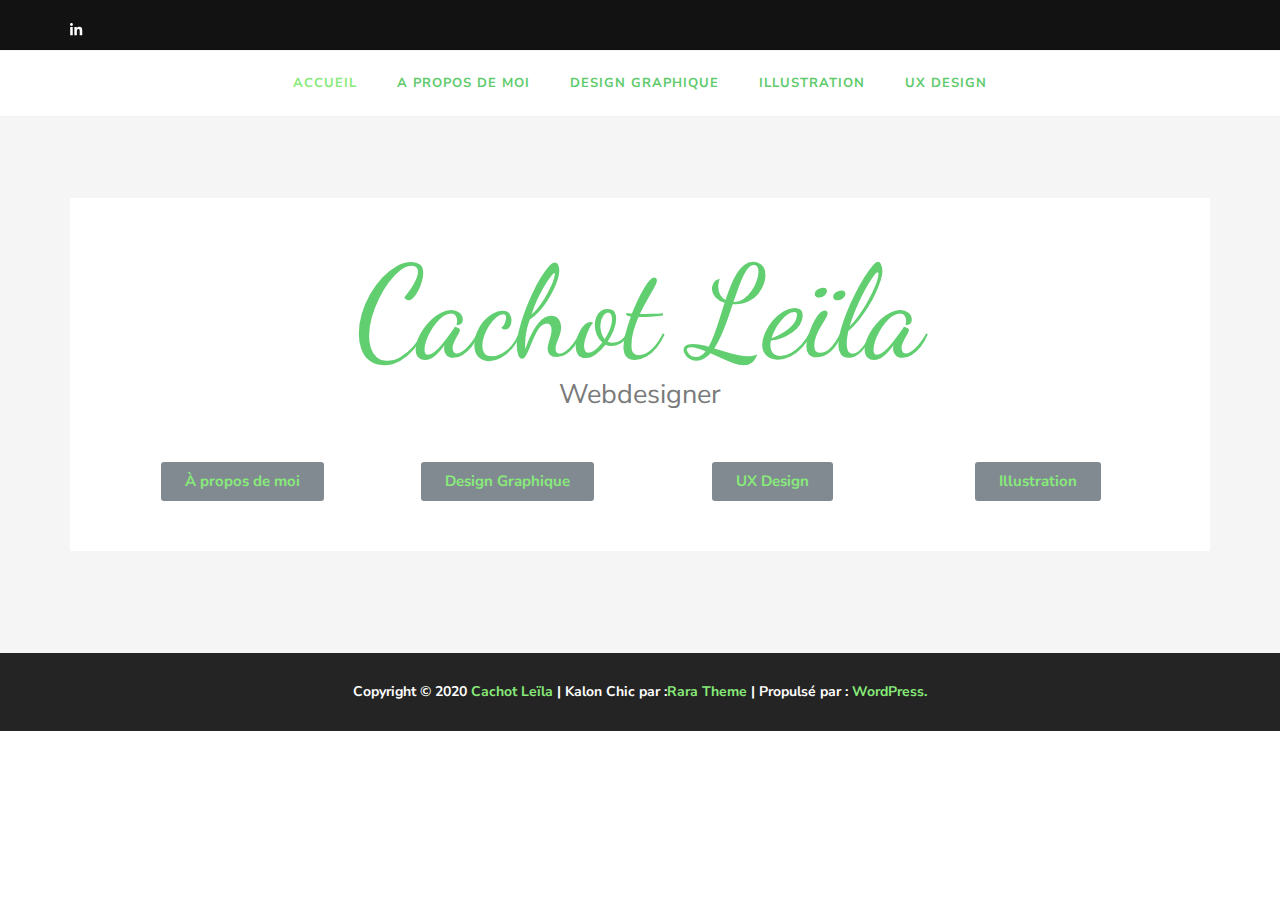
<file: index.html>
<!DOCTYPE html>
<html lang="fr-FR">
<head itemscope itemtype="http://schema.org/WebSite">
<meta charset="UTF-8">
<meta name="viewport" content="width=device-width, initial-scale=1">
<link rel="profile" href="http://gmpg.org/xfn/11">
<link rel="pingback" href="https://lcachot.github.io/portfolio/xmlrpc.php">


	<!-- This site is optimized with the Yoast SEO plugin v14.4.1 - https://yoast.com/wordpress/plugins/seo/ -->
	<title>Accueil - Cachot Leïla</title>
	<meta name="robots" content="index, follow" />
	<meta name="googlebot" content="index, follow, max-snippet:-1, max-image-preview:large, max-video-preview:-1" />
	<meta name="bingbot" content="index, follow, max-snippet:-1, max-image-preview:large, max-video-preview:-1" />
	<link rel="canonical" href="https://lcachot.github.io/portfolio/" />
	<meta property="og:locale" content="fr_FR" />
	<meta property="og:type" content="website" />
	<meta property="og:title" content="Accueil - Cachot Leïla" />
	<meta property="og:description" content="Cachot Leïla Webdesigner À propos de moi Design Graphique UX Design Illustration" />
	<meta property="og:url" content="https://lcachot.github.io/portfolio/" />
	<meta property="og:site_name" content="Cachot Leïla" />
	<meta property="article:modified_time" content="2020-10-08T11:42:55+00:00" />
	<meta name="twitter:card" content="summary_large_image" />
	<script type="application/ld+json" class="yoast-schema-graph">{
	    "@context": "https://schema.org",
	    "@graph": [
	        {
	            "@type": "WebSite",
	            "@id": "https://lcachot.github.io/portfolio/#website",
	            "url": "https://lcachot.github.io/portfolio/",
	            "name": "Cachot Le\u00efla",
	            "description": "Webdesigner ",
	            "potentialAction": [
	                {
	                    "@type": "SearchAction",
	                    "target": "https://lcachot.github.io/portfolio/?s={search_term_string}",
	                    "query-input": "required name=search_term_string"
	                }
	            ],
	            "inLanguage": "fr-FR"
	        },
	        {
	            "@type": "WebPage",
	            "@id": "https://lcachot.github.io/portfolio/#webpage",
	            "url": "https://lcachot.github.io/portfolio/",
	            "name": "Accueil - Cachot Le\u00efla",
	            "isPartOf": {
	                "@id": "https://lcachot.github.io/portfolio/#website"
	            },
	            "datePublished": "2020-07-17T14:00:18+00:00",
	            "dateModified": "2020-10-08T11:42:55+00:00",
	            "inLanguage": "fr-FR",
	            "potentialAction": [
	                {
	                    "@type": "ReadAction",
	                    "target": [
	                        "https://lcachot.github.io/portfolio/"
	                    ]
	                }
	            ]
	        }
	    ]
	}</script>
	<!-- / Yoast SEO plugin. -->


<link rel='dns-prefetch' href='//fonts.googleapis.com' />
<link rel='dns-prefetch' href='//s.w.org' />
<link rel="alternate" type="application/rss+xml" title="Cachot Leïla &raquo; Flux" href="https://lcachot.github.io/portfolio/feed/" />
<link rel="alternate" type="application/rss+xml" title="Cachot Leïla &raquo; Flux des commentaires" href="https://lcachot.github.io/portfolio/comments/feed/" />
		<script type="text/javascript">
			window._wpemojiSettings = {"baseUrl":"https:\/\/s.w.org\/images\/core\/emoji\/12.0.0-1\/72x72\/","ext":".png","svgUrl":"https:\/\/s.w.org\/images\/core\/emoji\/12.0.0-1\/svg\/","svgExt":".svg","source":{"concatemoji":"https:\/\/lcachot.github.io\/portfolio\/wp-includes\/js\/wp-emoji-release.min.js?ver=5.4.2"}};
			/*! This file is auto-generated */
			!function(e,a,t){var r,n,o,i,p=a.createElement("canvas"),s=p.getContext&&p.getContext("2d");function c(e,t){var a=String.fromCharCode;s.clearRect(0,0,p.width,p.height),s.fillText(a.apply(this,e),0,0);var r=p.toDataURL();return s.clearRect(0,0,p.width,p.height),s.fillText(a.apply(this,t),0,0),r===p.toDataURL()}function l(e){if(!s||!s.fillText)return!1;switch(s.textBaseline="top",s.font="600 32px Arial",e){case"flag":return!c([127987,65039,8205,9895,65039],[127987,65039,8203,9895,65039])&&(!c([55356,56826,55356,56819],[55356,56826,8203,55356,56819])&&!c([55356,57332,56128,56423,56128,56418,56128,56421,56128,56430,56128,56423,56128,56447],[55356,57332,8203,56128,56423,8203,56128,56418,8203,56128,56421,8203,56128,56430,8203,56128,56423,8203,56128,56447]));case"emoji":return!c([55357,56424,55356,57342,8205,55358,56605,8205,55357,56424,55356,57340],[55357,56424,55356,57342,8203,55358,56605,8203,55357,56424,55356,57340])}return!1}function d(e){var t=a.createElement("script");t.src=e,t.defer=t.type="text/javascript",a.getElementsByTagName("head")[0].appendChild(t)}for(i=Array("flag","emoji"),t.supports={everything:!0,everythingExceptFlag:!0},o=0;o<i.length;o++)t.supports[i[o]]=l(i[o]),t.supports.everything=t.supports.everything&&t.supports[i[o]],"flag"!==i[o]&&(t.supports.everythingExceptFlag=t.supports.everythingExceptFlag&&t.supports[i[o]]);t.supports.everythingExceptFlag=t.supports.everythingExceptFlag&&!t.supports.flag,t.DOMReady=!1,t.readyCallback=function(){t.DOMReady=!0},t.supports.everything||(n=function(){t.readyCallback()},a.addEventListener?(a.addEventListener("DOMContentLoaded",n,!1),e.addEventListener("load",n,!1)):(e.attachEvent("onload",n),a.attachEvent("onreadystatechange",function(){"complete"===a.readyState&&t.readyCallback()})),(r=t.source||{}).concatemoji?d(r.concatemoji):r.wpemoji&&r.twemoji&&(d(r.twemoji),d(r.wpemoji)))}(window,document,window._wpemojiSettings);
		</script>
		<style type="text/css">
img.wp-smiley,
img.emoji {
	display: inline !important;
	border: none !important;
	box-shadow: none !important;
	height: 1em !important;
	width: 1em !important;
	margin: 0 .07em !important;
	vertical-align: -0.1em !important;
	background: none !important;
	padding: 0 !important;
}
</style>
	<link rel='stylesheet' id='wp-block-library-css'  href='https://lcachot.github.io/portfolio/wp-includes/css/dist/block-library/style.min.css?ver=5.4.2' type='text/css' media='all' />
<link rel='stylesheet' id='kalon-style-css'  href='https://lcachot.github.io/portfolio/wp-content/themes/kalon/style.css?ver=5.4.2' type='text/css' media='all' />
<link rel='stylesheet' id='kalon-chic-style-css'  href='https://lcachot.github.io/portfolio/wp-content/themes/kalon-chic/style.css?ver=1.0.1' type='text/css' media='all' />
<link rel='stylesheet' id='kalon-chic-google-fonts-css'  href='//fonts.googleapis.com/css?family=Lusitana:400,700|Nunito+Sans:400,400i,700,700i|Dancing%20Script:400,700&#038;subset=latin,latin-ext' type='text/css' media='all' />
<link rel='stylesheet' id='owl-carousel-css'  href='https://lcachot.github.io/portfolio/wp-content/themes/kalon/css/owl.carousel.min.css?ver=2.2.1' type='text/css' media='all' />
<link rel='stylesheet' id='owl-theme-default-css'  href='https://lcachot.github.io/portfolio/wp-content/themes/kalon/css/owl.theme.default.min.css?ver=2.2.1' type='text/css' media='all' />
<link rel='stylesheet' id='elementor-icons-css'  href='https://lcachot.github.io/portfolio/wp-content/plugins/elementor/assets/lib/eicons/css/elementor-icons.min.css?ver=5.7.0' type='text/css' media='all' />
<link rel='stylesheet' id='elementor-animations-css'  href='https://lcachot.github.io/portfolio/wp-content/plugins/elementor/assets/lib/animations/animations.min.css?ver=2.9.13' type='text/css' media='all' />
<link rel='stylesheet' id='elementor-frontend-css'  href='https://lcachot.github.io/portfolio/wp-content/plugins/elementor/assets/css/frontend.min.css?ver=2.9.13' type='text/css' media='all' />
<link rel='stylesheet' id='elementor-global-css'  href='https://lcachot.github.io/portfolio/wp-content/uploads/elementor/css/global.css?ver=1593365399' type='text/css' media='all' />
<link rel='stylesheet' id='elementor-post-19-css'  href='https://lcachot.github.io/portfolio/wp-content/uploads/elementor/css/post-19.css?ver=1595000699' type='text/css' media='all' />
<link rel='stylesheet' id='elementor-post-89-css'  href='https://lcachot.github.io/portfolio/wp-content/uploads/elementor/css/post-89.css?ver=1602157694' type='text/css' media='all' />
<link rel='stylesheet' id='google-fonts-1-css'  href='https://fonts.googleapis.com/css?family=Dancing+Script%3A100%2C100italic%2C200%2C200italic%2C300%2C300italic%2C400%2C400italic%2C500%2C500italic%2C600%2C600italic%2C700%2C700italic%2C800%2C800italic%2C900%2C900italic%7CNunito+Sans%3A100%2C100italic%2C200%2C200italic%2C300%2C300italic%2C400%2C400italic%2C500%2C500italic%2C600%2C600italic%2C700%2C700italic%2C800%2C800italic%2C900%2C900italic&#038;ver=5.4.2' type='text/css' media='all' />
<script type='text/javascript' src='https://lcachot.github.io/portfolio/wp-includes/js/jquery/jquery.js?ver=1.12.4-wp'></script>
<script type='text/javascript' src='https://lcachot.github.io/portfolio/wp-includes/js/jquery/jquery-migrate.min.js?ver=1.4.1'></script>
<link rel='https://api.w.org/' href='https://lcachot.github.io/portfolio/wp-json/' />
<link rel="EditURI" type="application/rsd+xml" title="RSD" href="https://lcachot.github.io/portfolio/xmlrpc.php?rsd" />
<link rel="wlwmanifest" type="application/wlwmanifest+xml" href="https://lcachot.github.io/portfolio/wp-includes/wlwmanifest.xml" /> 
<meta name="generator" content="WordPress 5.4.2" />
<link rel='shortlink' href='https://lcachot.github.io/portfolio/' />
<link rel="alternate" type="application/json+oembed" href="https://lcachot.github.io/portfolio/wp-json/oembed/1.0/embed?url=https%3A%2F%2Flcachot.github.io%2Fportfolio%2F" />
<link rel="alternate" type="text/xml+oembed" href="https://lcachot.github.io/portfolio/wp-json/oembed/1.0/embed?url=https%3A%2F%2Flcachot.github.io%2Fportfolio%2F&#038;format=xml" />
<style type="text/css">.recentcomments a{display:inline !important;padding:0 !important;margin:0 !important;}</style>		<style type="text/css" id="wp-custom-css">
			/*
.site-branding .site-title a {
    colo;
*/

body.page-id-89 #page > header div:nth-child(2){
	display: none;
}

body.page-id-89 h1{
	display: none;
}

.site-content {
	background-color : #f5f5f5
}		</style>
		<style type='text/css' media='all'>        :root{
            --primary-color: #87ea79;
        }
        .post .read-more:after{
            background: url("data:image/svg+xml;charset=utf8,%3Csvg xmlns='http://www.w3.org/2000/svg' fill='%2387ea79' viewBox='0 0 448 512'%3E%3Cpath d='M340.485 366l99.03-99.029c4.686-4.686 4.686-12.284 0-16.971l-99.03-99.029c-7.56-7.56-20.485-2.206-20.485 8.485v71.03H12c-6.627 0-12 5.373-12 12v32c0 6.627 5.373 12 12 12h308v71.03c0 10.689 12.926 16.043 20.485 8.484z'/%3E%3C/svg%3E") center center no-repeat;
        }

        .banner-text .text .read-more:hover:after,
        .banner-text .text .read-more:focus:after{
            background: url("data:image/svg+xml;charset=utf8,%3Csvg xmlns='http://www.w3.org/2000/svg' fill='%2387ea79' viewBox='0 0 448 512'%3E%3Cpath d='M340.485 366l99.03-99.029c4.686-4.686 4.686-12.284 0-16.971l-99.03-99.029c-7.56-7.56-20.485-2.206-20.485 8.485v71.03H12c-6.627 0-12 5.373-12 12v32c0 6.627 5.373 12 12 12h308v71.03c0 10.689 12.926 16.043 20.485 8.484z'/%3E%3C/svg%3E") center center no-repeat;
            -webkit-transform: translate(10px, -50%);
            -moz-transform: translate(10px, -50%);
            transform: translate(10px, -50%);
        }

        .post .read-more:hover:after,
        .post .read-more:focus:after{
            background: url("data:image/svg+xml;charset=utf8,%3Csvg xmlns='http://www.w3.org/2000/svg' fill='%2387ea79' viewBox='0 0 448 512'%3E%3Cpath d='M340.485 366l99.03-99.029c4.686-4.686 4.686-12.284 0-16.971l-99.03-99.029c-7.56-7.56-20.485-2.206-20.485 8.485v71.03H12c-6.627 0-12 5.373-12 12v32c0 6.627 5.373 12 12 12h308v71.03c0 10.689 12.926 16.043 20.485 8.484z'/%3E%3C/svg%3E") center center no-repeat;
        }

        .widget-area .widget.widget_kalon_featured_post .readmore:after{
            background: url("data:image/svg+xml;charset=utf8,%3Csvg xmlns='http://www.w3.org/2000/svg' fill='%2387ea79' viewBox='0 0 448 512'%3E%3Cpath d='M340.485 366l99.03-99.029c4.686-4.686 4.686-12.284 0-16.971l-99.03-99.029c-7.56-7.56-20.485-2.206-20.485 8.485v71.03H12c-6.627 0-12 5.373-12 12v32c0 6.627 5.373 12 12 12h308v71.03c0 10.689 12.926 16.043 20.485 8.484z'/%3E%3C/svg%3E") center center no-repeat;
        }

        .post .entry-content blockquote:before,
        .page .entry-content blockquote:before{
            background-image: url('data:image/svg+xml; utf-8, <svg xmlns="http://www.w3.org/2000/svg" width="33.576" height="22.415" viewBox="0 0 33.576 22.415"><g transform="translate(-7.924 -21.936)" fill="%2387ea79"><g transform="translate(7.924 21.936)"><path d="M24.276,30.09a8.153,8.153,0,0,0-8.154-8.154c-4.5,0-7.772,3.525-8.154,8.012-.582,6.847,4.619,12.58,10.934,14.4a8.147,8.147,0,0,1-3.9-6.2,7.969,7.969,0,0,0,1.124.089A8.153,8.153,0,0,0,24.276,30.09Z" transform="translate(-7.924 -21.936)"/><path d="M67.4,30.09a8.153,8.153,0,0,0-8.154-8.154c-4.5,0-7.772,3.525-8.154,8.012-.582,6.847,4.619,12.58,10.935,14.4a8.148,8.148,0,0,1-3.9-6.2,7.974,7.974,0,0,0,1.124.089A8.153,8.153,0,0,0,67.4,30.09Z" transform="translate(-33.829 -21.936)"/></g></g></svg>');
        }
    </style></head>

<body class="home page-template-default page page-id-89 full-width elementor-default elementor-kit-19 elementor-page elementor-page-89" itemscope itemtype="http://schema.org/WebPage">
<div id="page" class="site">
    <a class="skip-link screen-reader-text" href="#content">Aller au contenu (Pressez Entrée)</a>

    	<div class="mobile-site-header" id="mobile-masthead" role="banner" itemscope itemtype="http://schema.org/WPHeader">
        <div class="container">
            <div class="mobile-site-branding">
            	                <p class="mobile-site-title site-title" itemprop="name"><a href="https://lcachot.github.io/portfolio/" rel="home" itemprop="url">Cachot Leïla</a></p>
                                    <p class="mobile-site-description site-description" itemprop="description">Webdesigner </p>
                            </div> <!-- .mobile-site-branding -->
            <button class="btn-menu-opener" type="button">
                <span></span>
                <span></span>
                <span></span>
            </button>
        </div> <!-- .container -->
        <div class="mobile-menu">
            <nav id="mobile-site-navigation" class="mobile-main-navigation" role="navigation" itemscope itemtype="http://schema.org/SiteNavigationElement">
                <div class="menu">
                     <div class="menu-principal-container"><ul id="menu-principal" class=""><li id="menu-item-122" class="menu-item menu-item-type-post_type menu-item-object-page menu-item-home current-menu-item page_item page-item-89 current_page_item menu-item-122"><a href="https://lcachot.github.io/portfolio/" aria-current="page">Accueil</a></li>
<li id="menu-item-118" class="menu-item menu-item-type-post_type menu-item-object-page menu-item-118"><a href="https://lcachot.github.io/portfolio/contactez-moi/">A propos de moi</a></li>
<li id="menu-item-120" class="menu-item menu-item-type-post_type menu-item-object-page menu-item-120"><a href="https://lcachot.github.io/portfolio/design-graphique/">Design Graphique</a></li>
<li id="menu-item-121" class="menu-item menu-item-type-post_type menu-item-object-page menu-item-121"><a href="https://lcachot.github.io/portfolio/digital-painting/">Illustration</a></li>
<li id="menu-item-119" class="menu-item menu-item-type-post_type menu-item-object-page menu-item-119"><a href="https://lcachot.github.io/portfolio/ux-design/">UX Design</a></li>
</ul></div>                </div>
            </nav> <!-- .mobile-main-navigation -->
                <ul class="social-networks">
		            <li><a href="https://www.linkedin.com/in/le%C3%AFla-cachot-1b9397194/" target="_blank" title="LinkedIn"><span class="fa fa-linkedin"></span></a></li>
        	</ul>
            </div>
    </div> <!-- .mobile-site-header -->
		    <header id="masthead" class="site-header" role="banner" itemscope itemtype="http://schema.org/WPHeader">
        <div class="header-top">
            <div class="container">
                    <ul class="social-networks">
		            <li><a href="https://www.linkedin.com/in/le%C3%AFla-cachot-1b9397194/" target="_blank" title="LinkedIn"><span class="fa fa-linkedin"></span></a></li>
        	</ul>
                    <div class="search-holder">
                    <form role="search" method="get" class="search-form" action="https://lcachot.github.io/portfolio/">
				<label>
					<span class="screen-reader-text">Rechercher :</span>
					<input type="search" class="search-field" placeholder="Rechercher…" value="" name="s" />
				</label>
				<input type="submit" class="search-submit" value="Rechercher" />
			</form>                </div>
            </div>
        </div>
        <div class="site-branding" itemscope itemtype="http://schema.org/Organization">
                                <p class="site-title" itemprop="name"><a href="https://lcachot.github.io/portfolio/" rel="home" itemprop="url">Cachot Leïla</a></p>
                                   <p class="site-description" itemprop="description">Webdesigner </p>
                    </div><!-- .site-branding -->
        <div class="header-bottom">
            <div class="container">
                <nav id="site-navigation" class="main-navigation" role="navigation" itemscope itemtype="http://schema.org/SiteNavigationElement">
                    <div class="menu">
                         <div class="menu-principal-container"><ul id="menu-principal-1" class=""><li class="menu-item menu-item-type-post_type menu-item-object-page menu-item-home current-menu-item page_item page-item-89 current_page_item menu-item-122"><a href="https://lcachot.github.io/portfolio/" aria-current="page">Accueil</a></li>
<li class="menu-item menu-item-type-post_type menu-item-object-page menu-item-118"><a href="https://lcachot.github.io/portfolio/contactez-moi/">A propos de moi</a></li>
<li class="menu-item menu-item-type-post_type menu-item-object-page menu-item-120"><a href="https://lcachot.github.io/portfolio/design-graphique/">Design Graphique</a></li>
<li class="menu-item menu-item-type-post_type menu-item-object-page menu-item-121"><a href="https://lcachot.github.io/portfolio/digital-painting/">Illustration</a></li>
<li class="menu-item menu-item-type-post_type menu-item-object-page menu-item-119"><a href="https://lcachot.github.io/portfolio/ux-design/">UX Design</a></li>
</ul></div>                    </div>
                </nav>
            </div>
        </div>
    </header><!-- #masthead -->
    	<div id="content" class="site-content">
	   	<div class="container">
                           <div class="row">
    
			       
    <div id="primary" class="content-area">
    	<main id="main" class="site-main" role="main">
    
    		
<article id="post-89" class="post-89 page type-page status-publish hentry">
	<header class="entry-header">
		<h1 class="entry-title">Accueil</h1>	</header><!-- .entry-header -->
	
    
	<div class="entry-content">
				<div data-elementor-type="wp-page" data-elementor-id="89" class="elementor elementor-89" data-elementor-settings="[]">
			<div class="elementor-inner">
				<div class="elementor-section-wrap">
							<section class="elementor-element elementor-element-17d7820 elementor-section-boxed elementor-section-height-default elementor-section-height-default elementor-section elementor-top-section" data-id="17d7820" data-element_type="section">
						<div class="elementor-container elementor-column-gap-default">
				<div class="elementor-row">
				<div class="elementor-element elementor-element-ac14a77 elementor-column elementor-col-100 elementor-top-column" data-id="ac14a77" data-element_type="column">
			<div class="elementor-column-wrap  elementor-element-populated">
					<div class="elementor-widget-wrap">
				<div class="elementor-element elementor-element-ae16ec2 elementor-widget elementor-widget-spacer" data-id="ae16ec2" data-element_type="widget" data-widget_type="spacer.default">
				<div class="elementor-widget-container">
					<div class="elementor-spacer">
			<div class="elementor-spacer-inner"></div>
		</div>
				</div>
				</div>
						</div>
			</div>
		</div>
						</div>
			</div>
		</section>
				<section class="elementor-element elementor-element-4947f35 elementor-section-full_width elementor-section-height-default elementor-section-height-default elementor-section elementor-top-section" data-id="4947f35" data-element_type="section">
						<div class="elementor-container elementor-column-gap-default">
				<div class="elementor-row">
				<div class="elementor-element elementor-element-41134c8 elementor-column elementor-col-100 elementor-top-column" data-id="41134c8" data-element_type="column">
			<div class="elementor-column-wrap  elementor-element-populated">
					<div class="elementor-widget-wrap">
				<div class="elementor-element elementor-element-eb22ebc elementor-widget elementor-widget-heading" data-id="eb22ebc" data-element_type="widget" data-widget_type="heading.default">
				<div class="elementor-widget-container">
			<h2 class="elementor-heading-title elementor-size-default">Cachot Leïla</h2>		</div>
				</div>
						</div>
			</div>
		</div>
						</div>
			</div>
		</section>
				<section class="elementor-element elementor-element-e440587 elementor-section-full_width elementor-section-height-default elementor-section-height-default elementor-section elementor-top-section" data-id="e440587" data-element_type="section">
						<div class="elementor-container elementor-column-gap-default">
				<div class="elementor-row">
				<div class="elementor-element elementor-element-d8ef12f elementor-column elementor-col-100 elementor-top-column" data-id="d8ef12f" data-element_type="column">
			<div class="elementor-column-wrap  elementor-element-populated">
					<div class="elementor-widget-wrap">
				<div class="elementor-element elementor-element-9fe7ed4 elementor-widget elementor-widget-heading" data-id="9fe7ed4" data-element_type="widget" data-widget_type="heading.default">
				<div class="elementor-widget-container">
			<h2 class="elementor-heading-title elementor-size-default">Webdesigner</h2>		</div>
				</div>
						</div>
			</div>
		</div>
						</div>
			</div>
		</section>
				<section class="elementor-element elementor-element-c5e574a elementor-section-full_width elementor-section-height-default elementor-section-height-default elementor-section elementor-top-section" data-id="c5e574a" data-element_type="section">
						<div class="elementor-container elementor-column-gap-default">
				<div class="elementor-row">
				<div class="elementor-element elementor-element-b9a04e9 elementor-column elementor-col-25 elementor-top-column" data-id="b9a04e9" data-element_type="column">
			<div class="elementor-column-wrap  elementor-element-populated">
					<div class="elementor-widget-wrap">
				<div class="elementor-element elementor-element-586e20e elementor-align-center elementor-widget elementor-widget-button" data-id="586e20e" data-element_type="widget" data-widget_type="button.default">
				<div class="elementor-widget-container">
					<div class="elementor-button-wrapper">
			<a href="https://lcachot.github.io/portfolio/contactez-moi/" class="elementor-button-link elementor-button elementor-size-sm" role="button" id="i">
						<span class="elementor-button-content-wrapper">
						<span class="elementor-button-text">À propos de moi </span>
		</span>
					</a>
		</div>
				</div>
				</div>
						</div>
			</div>
		</div>
				<div class="elementor-element elementor-element-6f5a942 elementor-column elementor-col-25 elementor-top-column" data-id="6f5a942" data-element_type="column">
			<div class="elementor-column-wrap  elementor-element-populated">
					<div class="elementor-widget-wrap">
				<div class="elementor-element elementor-element-4ef77d7 elementor-align-center elementor-widget elementor-widget-button" data-id="4ef77d7" data-element_type="widget" data-widget_type="button.default">
				<div class="elementor-widget-container">
					<div class="elementor-button-wrapper">
			<a href="https://lcachot.github.io/portfolio/design-graphique/" class="elementor-button-link elementor-button elementor-size-sm" role="button" id="i">
						<span class="elementor-button-content-wrapper">
						<span class="elementor-button-text">Design Graphique</span>
		</span>
					</a>
		</div>
				</div>
				</div>
						</div>
			</div>
		</div>
				<div class="elementor-element elementor-element-f1382a4 elementor-column elementor-col-25 elementor-top-column" data-id="f1382a4" data-element_type="column">
			<div class="elementor-column-wrap  elementor-element-populated">
					<div class="elementor-widget-wrap">
				<div class="elementor-element elementor-element-680de3b elementor-align-center elementor-widget elementor-widget-button" data-id="680de3b" data-element_type="widget" data-widget_type="button.default">
				<div class="elementor-widget-container">
					<div class="elementor-button-wrapper">
			<a href="https://lcachot.github.io/portfolio/ux-design/" class="elementor-button-link elementor-button elementor-size-sm" role="button" id="i">
						<span class="elementor-button-content-wrapper">
						<span class="elementor-button-text">UX Design</span>
		</span>
					</a>
		</div>
				</div>
				</div>
						</div>
			</div>
		</div>
				<div class="elementor-element elementor-element-db52268 elementor-column elementor-col-25 elementor-top-column" data-id="db52268" data-element_type="column">
			<div class="elementor-column-wrap  elementor-element-populated">
					<div class="elementor-widget-wrap">
				<div class="elementor-element elementor-element-66ddc07 elementor-align-center elementor-widget elementor-widget-button" data-id="66ddc07" data-element_type="widget" data-widget_type="button.default">
				<div class="elementor-widget-container">
					<div class="elementor-button-wrapper">
			<a href="https://lcachot.github.io/portfolio/digital-painting/" class="elementor-button-link elementor-button elementor-size-sm" role="button" id="i">
						<span class="elementor-button-content-wrapper">
						<span class="elementor-button-text">Illustration</span>
		</span>
					</a>
		</div>
				</div>
				</div>
						</div>
			</div>
		</div>
						</div>
			</div>
		</section>
						</div>
			</div>
		</div>
			</div><!-- .entry-content -->

	<footer class="entry-footer">
			</footer><!-- .entry-footer -->
</article><!-- #post-## -->
    
    	</main><!-- #main -->
    </div><!-- #primary -->
            </div><!-- .row -->
        </div><!-- .container -->
	</div><!-- #content -->
            
	<footer id="colophon" class="site-footer" role="contentinfo">
    
		
		<div class="site-info"><p>Copyright &copy; 2020 <a href="https://lcachot.github.io/portfolio/">Cachot Leïla</a> &verbar; Kalon Chic par :<a href="https://rarathemes.com/" rel="nofollow" target="_blank">Rara Theme</a> &verbar; Propulsé par : <a href="https://fr.wordpress.org/" target="_blank">WordPress.</a></p></div>        
	</footer><!-- #colophon -->
    <div class="overlay"></div>
</div><!-- #page -->
<script type='text/javascript' src='https://lcachot.github.io/portfolio/wp-includes/js/imagesloaded.min.js?ver=3.2.0'></script>
<script type='text/javascript' src='https://lcachot.github.io/portfolio/wp-includes/js/masonry.min.js?ver=3.3.2'></script>
<script type='text/javascript' src='https://lcachot.github.io/portfolio/wp-content/themes/kalon-chic/js/custom.js?ver=1.0.0'></script>
<script type='text/javascript' src='https://lcachot.github.io/portfolio/wp-content/themes/kalon/js/owl.carousel.min.js?ver=2.2.1'></script>
<script type='text/javascript' src='https://lcachot.github.io/portfolio/wp-content/themes/kalon/js/owlcarousel2-a11ylayer.min.js?ver=0.2.1'></script>
<script type='text/javascript' src='https://lcachot.github.io/portfolio/wp-content/themes/kalon/js/all.min.js?ver=5.6.3'></script>
<script type='text/javascript' src='https://lcachot.github.io/portfolio/wp-content/themes/kalon/js/v4-shims.min.js?ver=5.6.3'></script>
<script type='text/javascript'>
/* <![CDATA[ */
var kalon_data = {"auto":"1","loop":"1","control":"1","animation":"slide","speed":"7000","rtl":""};
/* ]]> */
</script>
<script type='text/javascript' src='https://lcachot.github.io/portfolio/wp-content/themes/kalon/js/custom.min.js?ver=20151228'></script>
<script type='text/javascript' src='https://lcachot.github.io/portfolio/wp-includes/js/wp-embed.min.js?ver=5.4.2'></script>
<script type='text/javascript' src='https://lcachot.github.io/portfolio/wp-content/plugins/elementor/assets/js/frontend-modules.min.js?ver=2.9.13'></script>
<script type='text/javascript' src='https://lcachot.github.io/portfolio/wp-includes/js/jquery/ui/position.min.js?ver=1.11.4'></script>
<script type='text/javascript' src='https://lcachot.github.io/portfolio/wp-content/plugins/elementor/assets/lib/dialog/dialog.min.js?ver=4.7.6'></script>
<script type='text/javascript' src='https://lcachot.github.io/portfolio/wp-content/plugins/elementor/assets/lib/waypoints/waypoints.min.js?ver=4.0.2'></script>
<script type='text/javascript' src='https://lcachot.github.io/portfolio/wp-content/plugins/elementor/assets/lib/swiper/swiper.min.js?ver=5.3.6'></script>
<script type='text/javascript' src='https://lcachot.github.io/portfolio/wp-content/plugins/elementor/assets/lib/share-link/share-link.min.js?ver=2.9.13'></script>
<script type='text/javascript'>
var elementorFrontendConfig = {"environmentMode":{"edit":false,"wpPreview":false},"i18n":{"shareOnFacebook":"Partager sur Facebook","shareOnTwitter":"Partager sur Twitter","pinIt":"L\u2019\u00e9pingler","downloadImage":"T\u00e9l\u00e9charger une image"},"is_rtl":false,"breakpoints":{"xs":0,"sm":480,"md":768,"lg":1025,"xl":1440,"xxl":1600},"version":"2.9.13","urls":{"assets":"https:\/\/lcachot.github.io\/portfolio\/wp-content\/plugins\/elementor\/assets\/"},"settings":{"page":[],"general":{"elementor_global_image_lightbox":"yes","elementor_lightbox_enable_counter":"yes","elementor_lightbox_enable_fullscreen":"yes","elementor_lightbox_enable_zoom":"yes","elementor_lightbox_enable_share":"yes","elementor_lightbox_title_src":"title","elementor_lightbox_description_src":"description"},"editorPreferences":[]},"post":{"id":89,"title":"Accueil%20-%20Cachot%20Le%C3%AFla","excerpt":"","featuredImage":false}};
</script>
<script type='text/javascript' src='https://lcachot.github.io/portfolio/wp-content/plugins/elementor/assets/js/frontend.min.js?ver=2.9.13'></script>

</body>
</html>
</file>
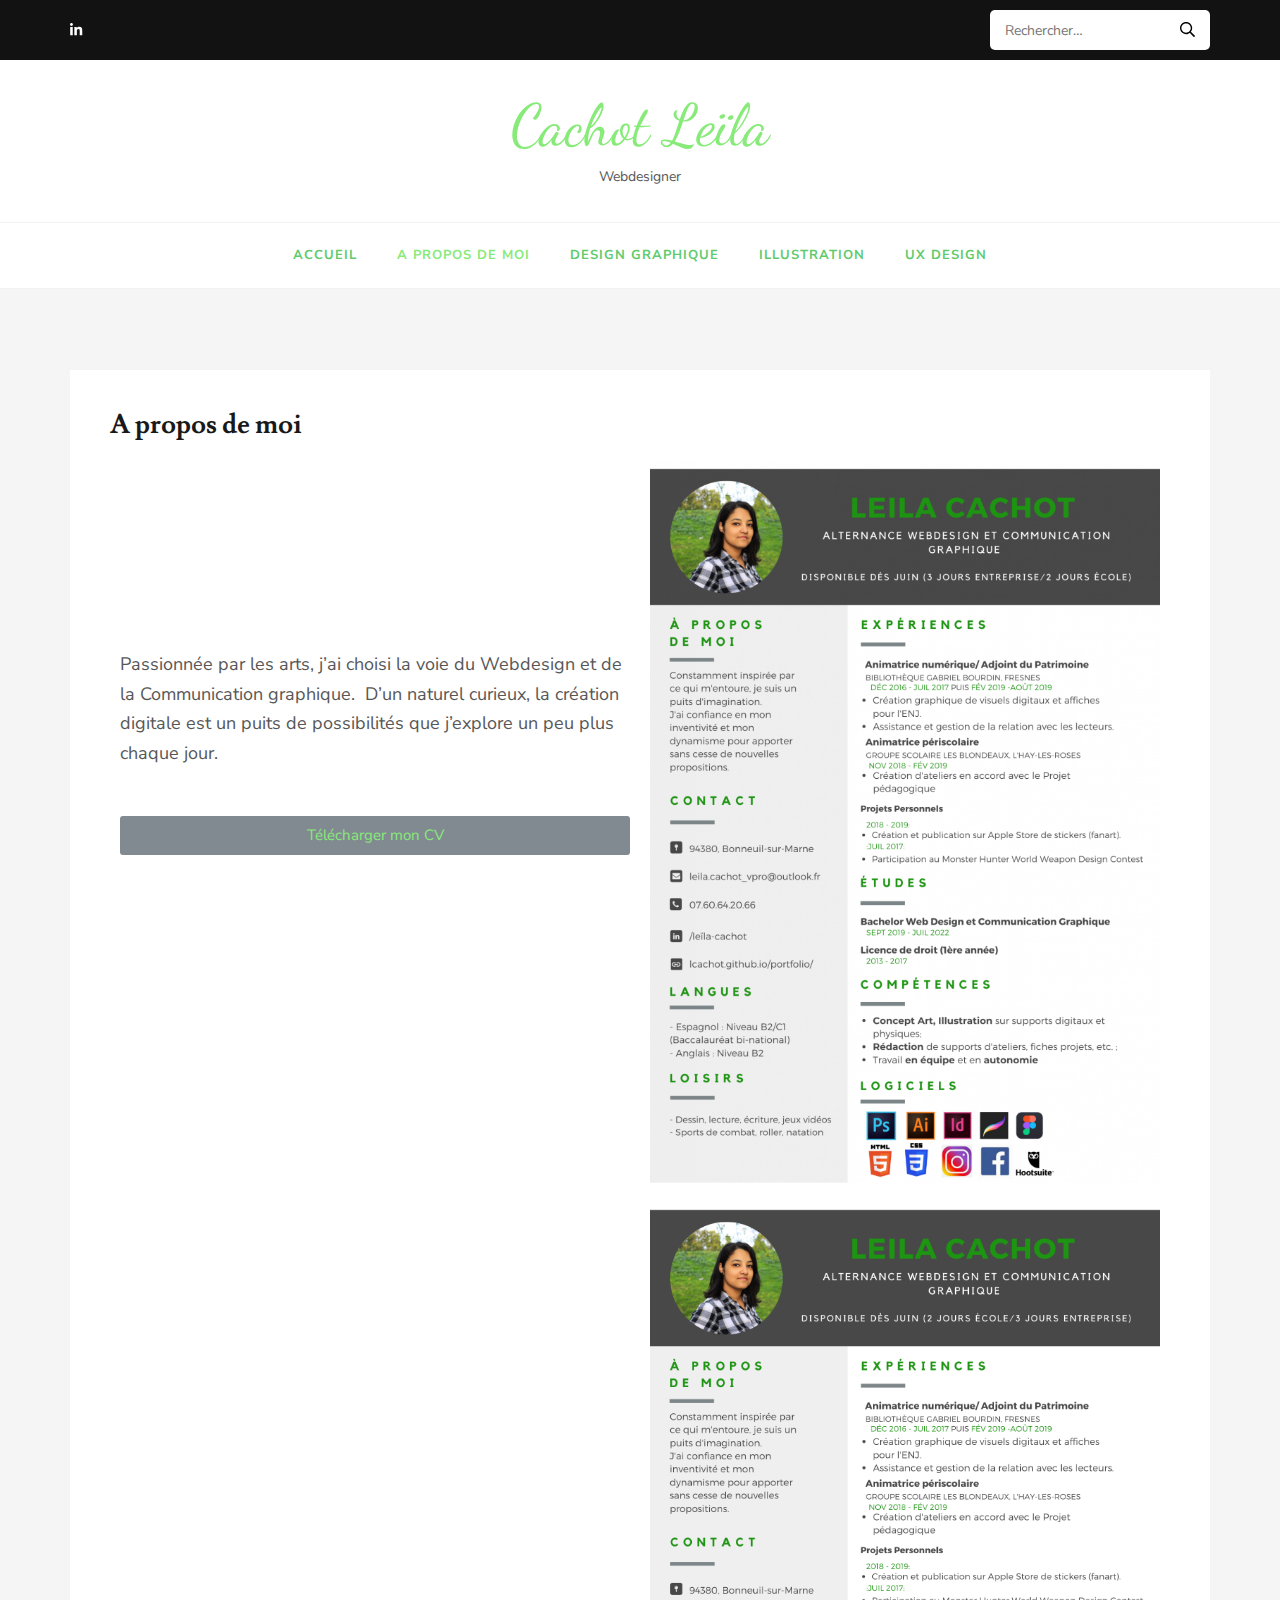
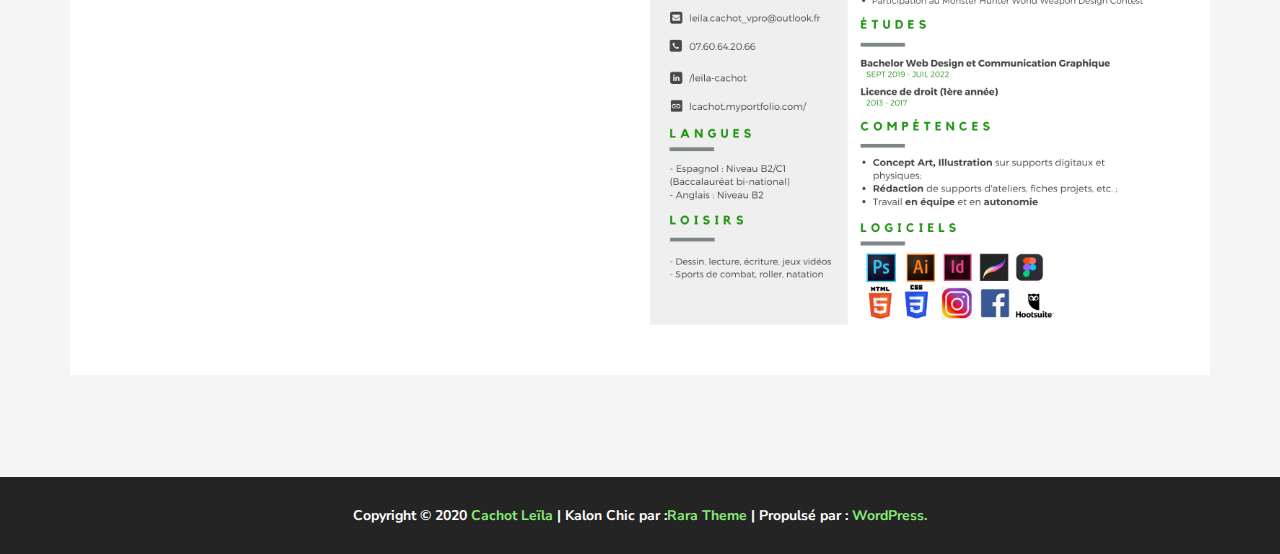
<file: contactez-moi/index.html>
<!DOCTYPE html>
<html lang="fr-FR">
<head itemscope itemtype="http://schema.org/WebSite">
<meta charset="UTF-8">
<meta name="viewport" content="width=device-width, initial-scale=1">
<link rel="profile" href="http://gmpg.org/xfn/11">
<link rel="pingback" href="https://lcachot.github.io/portfolio/xmlrpc.php">


	<!-- This site is optimized with the Yoast SEO plugin v14.4.1 - https://yoast.com/wordpress/plugins/seo/ -->
	<title>A propos de moi - Cachot Leïla</title>
	<meta name="robots" content="index, follow" />
	<meta name="googlebot" content="index, follow, max-snippet:-1, max-image-preview:large, max-video-preview:-1" />
	<meta name="bingbot" content="index, follow, max-snippet:-1, max-image-preview:large, max-video-preview:-1" />
	<link rel="canonical" href="https://lcachot.github.io/portfolio/contactez-moi/" />
	<meta property="og:locale" content="fr_FR" />
	<meta property="og:type" content="article" />
	<meta property="og:title" content="A propos de moi - Cachot Leïla" />
	<meta property="og:description" content="      Passionnée par les arts, j&rsquo;ai choisi la voie du Webdesign et de la Communication graphique.  D&rsquo;un naturel curieux, la création digitale est un puits de possibilités que j&rsquo;explore un peu plus chaque jour. Télécharger mon CV" />
	<meta property="og:url" content="https://lcachot.github.io/portfolio/contactez-moi/" />
	<meta property="og:site_name" content="Cachot Leïla" />
	<meta property="article:modified_time" content="2020-07-17T20:08:19+00:00" />
	<meta property="og:image" content="https://lcachot.github.io/portfolio/wp-content/uploads/2020/07/Copie-de-Cv-Alternance-724x1024.png" />
	<meta name="twitter:card" content="summary_large_image" />
	<script type="application/ld+json" class="yoast-schema-graph">{
	    "@context": "https://schema.org",
	    "@graph": [
	        {
	            "@type": "WebSite",
	            "@id": "https://lcachot.github.io/portfolio/#website",
	            "url": "https://lcachot.github.io/portfolio/",
	            "name": "Cachot Le\u00efla",
	            "description": "Webdesigner ",
	            "potentialAction": [
	                {
	                    "@type": "SearchAction",
	                    "target": "https://lcachot.github.io/portfolio/?s={search_term_string}",
	                    "query-input": "required name=search_term_string"
	                }
	            ],
	            "inLanguage": "fr-FR"
	        },
	        {
	            "@type": "ImageObject",
	            "@id": "https://lcachot.github.io/portfolio/contactez-moi/#primaryimage",
	            "inLanguage": "fr-FR",
	            "url": "https://lcachot.github.io/portfolio/wp-content/uploads/2020/07/Copie-de-Cv-Alternance.png",
	            "width": 1414,
	            "height": 2000
	        },
	        {
	            "@type": "WebPage",
	            "@id": "https://lcachot.github.io/portfolio/contactez-moi/#webpage",
	            "url": "https://lcachot.github.io/portfolio/contactez-moi/",
	            "name": "A propos de moi - Cachot Le\u00efla",
	            "isPartOf": {
	                "@id": "https://lcachot.github.io/portfolio/#website"
	            },
	            "primaryImageOfPage": {
	                "@id": "https://lcachot.github.io/portfolio/contactez-moi/#primaryimage"
	            },
	            "datePublished": "2020-06-28T18:37:20+00:00",
	            "dateModified": "2020-07-17T20:08:19+00:00",
	            "inLanguage": "fr-FR",
	            "potentialAction": [
	                {
	                    "@type": "ReadAction",
	                    "target": [
	                        "https://lcachot.github.io/portfolio/contactez-moi/"
	                    ]
	                }
	            ]
	        }
	    ]
	}</script>
	<!-- / Yoast SEO plugin. -->


<link rel='dns-prefetch' href='//fonts.googleapis.com' />
<link rel='dns-prefetch' href='//s.w.org' />
<link rel="alternate" type="application/rss+xml" title="Cachot Leïla &raquo; Flux" href="https://lcachot.github.io/portfolio/feed/" />
<link rel="alternate" type="application/rss+xml" title="Cachot Leïla &raquo; Flux des commentaires" href="https://lcachot.github.io/portfolio/comments/feed/" />
		<script type="text/javascript">
			window._wpemojiSettings = {"baseUrl":"https:\/\/s.w.org\/images\/core\/emoji\/12.0.0-1\/72x72\/","ext":".png","svgUrl":"https:\/\/s.w.org\/images\/core\/emoji\/12.0.0-1\/svg\/","svgExt":".svg","source":{"concatemoji":"https:\/\/lcachot.github.io\/portfolio\/wp-includes\/js\/wp-emoji-release.min.js?ver=5.4.2"}};
			/*! This file is auto-generated */
			!function(e,a,t){var r,n,o,i,p=a.createElement("canvas"),s=p.getContext&&p.getContext("2d");function c(e,t){var a=String.fromCharCode;s.clearRect(0,0,p.width,p.height),s.fillText(a.apply(this,e),0,0);var r=p.toDataURL();return s.clearRect(0,0,p.width,p.height),s.fillText(a.apply(this,t),0,0),r===p.toDataURL()}function l(e){if(!s||!s.fillText)return!1;switch(s.textBaseline="top",s.font="600 32px Arial",e){case"flag":return!c([127987,65039,8205,9895,65039],[127987,65039,8203,9895,65039])&&(!c([55356,56826,55356,56819],[55356,56826,8203,55356,56819])&&!c([55356,57332,56128,56423,56128,56418,56128,56421,56128,56430,56128,56423,56128,56447],[55356,57332,8203,56128,56423,8203,56128,56418,8203,56128,56421,8203,56128,56430,8203,56128,56423,8203,56128,56447]));case"emoji":return!c([55357,56424,55356,57342,8205,55358,56605,8205,55357,56424,55356,57340],[55357,56424,55356,57342,8203,55358,56605,8203,55357,56424,55356,57340])}return!1}function d(e){var t=a.createElement("script");t.src=e,t.defer=t.type="text/javascript",a.getElementsByTagName("head")[0].appendChild(t)}for(i=Array("flag","emoji"),t.supports={everything:!0,everythingExceptFlag:!0},o=0;o<i.length;o++)t.supports[i[o]]=l(i[o]),t.supports.everything=t.supports.everything&&t.supports[i[o]],"flag"!==i[o]&&(t.supports.everythingExceptFlag=t.supports.everythingExceptFlag&&t.supports[i[o]]);t.supports.everythingExceptFlag=t.supports.everythingExceptFlag&&!t.supports.flag,t.DOMReady=!1,t.readyCallback=function(){t.DOMReady=!0},t.supports.everything||(n=function(){t.readyCallback()},a.addEventListener?(a.addEventListener("DOMContentLoaded",n,!1),e.addEventListener("load",n,!1)):(e.attachEvent("onload",n),a.attachEvent("onreadystatechange",function(){"complete"===a.readyState&&t.readyCallback()})),(r=t.source||{}).concatemoji?d(r.concatemoji):r.wpemoji&&r.twemoji&&(d(r.twemoji),d(r.wpemoji)))}(window,document,window._wpemojiSettings);
		</script>
		<style type="text/css">
img.wp-smiley,
img.emoji {
	display: inline !important;
	border: none !important;
	box-shadow: none !important;
	height: 1em !important;
	width: 1em !important;
	margin: 0 .07em !important;
	vertical-align: -0.1em !important;
	background: none !important;
	padding: 0 !important;
}
</style>
	<link rel='stylesheet' id='wp-block-library-css'  href='https://lcachot.github.io/portfolio/wp-includes/css/dist/block-library/style.min.css?ver=5.4.2' type='text/css' media='all' />
<link rel='stylesheet' id='kalon-style-css'  href='https://lcachot.github.io/portfolio/wp-content/themes/kalon/style.css?ver=5.4.2' type='text/css' media='all' />
<link rel='stylesheet' id='kalon-chic-style-css'  href='https://lcachot.github.io/portfolio/wp-content/themes/kalon-chic/style.css?ver=1.0.1' type='text/css' media='all' />
<link rel='stylesheet' id='kalon-chic-google-fonts-css'  href='//fonts.googleapis.com/css?family=Lusitana:400,700|Nunito+Sans:400,400i,700,700i|Dancing%20Script:400,700&#038;subset=latin,latin-ext' type='text/css' media='all' />
<link rel='stylesheet' id='owl-carousel-css'  href='https://lcachot.github.io/portfolio/wp-content/themes/kalon/css/owl.carousel.min.css?ver=2.2.1' type='text/css' media='all' />
<link rel='stylesheet' id='owl-theme-default-css'  href='https://lcachot.github.io/portfolio/wp-content/themes/kalon/css/owl.theme.default.min.css?ver=2.2.1' type='text/css' media='all' />
<link rel='stylesheet' id='elementor-icons-css'  href='https://lcachot.github.io/portfolio/wp-content/plugins/elementor/assets/lib/eicons/css/elementor-icons.min.css?ver=5.7.0' type='text/css' media='all' />
<link rel='stylesheet' id='elementor-animations-css'  href='https://lcachot.github.io/portfolio/wp-content/plugins/elementor/assets/lib/animations/animations.min.css?ver=2.9.13' type='text/css' media='all' />
<link rel='stylesheet' id='elementor-frontend-css'  href='https://lcachot.github.io/portfolio/wp-content/plugins/elementor/assets/css/frontend.min.css?ver=2.9.13' type='text/css' media='all' />
<link rel='stylesheet' id='elementor-global-css'  href='https://lcachot.github.io/portfolio/wp-content/uploads/elementor/css/global.css?ver=1593365399' type='text/css' media='all' />
<link rel='stylesheet' id='elementor-post-19-css'  href='https://lcachot.github.io/portfolio/wp-content/uploads/elementor/css/post-19.css?ver=1595000699' type='text/css' media='all' />
<script type='text/javascript' src='https://lcachot.github.io/portfolio/wp-includes/js/jquery/jquery.js?ver=1.12.4-wp'></script>
<script type='text/javascript' src='https://lcachot.github.io/portfolio/wp-includes/js/jquery/jquery-migrate.min.js?ver=1.4.1'></script>
<link rel='https://api.w.org/' href='https://lcachot.github.io/portfolio/wp-json/' />
<link rel="EditURI" type="application/rsd+xml" title="RSD" href="https://lcachot.github.io/portfolio/xmlrpc.php?rsd" />
<link rel="wlwmanifest" type="application/wlwmanifest+xml" href="https://lcachot.github.io/portfolio/wp-includes/wlwmanifest.xml" /> 
<meta name="generator" content="WordPress 5.4.2" />
<link rel='shortlink' href='https://lcachot.github.io/portfolio/?p=55' />
<link rel="alternate" type="application/json+oembed" href="https://lcachot.github.io/portfolio/wp-json/oembed/1.0/embed?url=https%3A%2F%2Flcachot.github.io%2Fportfolio%2Fcontactez-moi%2F" />
<link rel="alternate" type="text/xml+oembed" href="https://lcachot.github.io/portfolio/wp-json/oembed/1.0/embed?url=https%3A%2F%2Flcachot.github.io%2Fportfolio%2Fcontactez-moi%2F&#038;format=xml" />
<style type="text/css">.recentcomments a{display:inline !important;padding:0 !important;margin:0 !important;}</style>		<style type="text/css" id="wp-custom-css">
			/*
.site-branding .site-title a {
    colo;
*/

body.page-id-89 #page > header div:nth-child(2){
	display: none;
}

body.page-id-89 h1{
	display: none;
}

.site-content {
	background-color : #f5f5f5
}		</style>
		<style type='text/css' media='all'>        :root{
            --primary-color: #87ea79;
        }
        .post .read-more:after{
            background: url("data:image/svg+xml;charset=utf8,%3Csvg xmlns='http://www.w3.org/2000/svg' fill='%2387ea79' viewBox='0 0 448 512'%3E%3Cpath d='M340.485 366l99.03-99.029c4.686-4.686 4.686-12.284 0-16.971l-99.03-99.029c-7.56-7.56-20.485-2.206-20.485 8.485v71.03H12c-6.627 0-12 5.373-12 12v32c0 6.627 5.373 12 12 12h308v71.03c0 10.689 12.926 16.043 20.485 8.484z'/%3E%3C/svg%3E") center center no-repeat;
        }

        .banner-text .text .read-more:hover:after,
        .banner-text .text .read-more:focus:after{
            background: url("data:image/svg+xml;charset=utf8,%3Csvg xmlns='http://www.w3.org/2000/svg' fill='%2387ea79' viewBox='0 0 448 512'%3E%3Cpath d='M340.485 366l99.03-99.029c4.686-4.686 4.686-12.284 0-16.971l-99.03-99.029c-7.56-7.56-20.485-2.206-20.485 8.485v71.03H12c-6.627 0-12 5.373-12 12v32c0 6.627 5.373 12 12 12h308v71.03c0 10.689 12.926 16.043 20.485 8.484z'/%3E%3C/svg%3E") center center no-repeat;
            -webkit-transform: translate(10px, -50%);
            -moz-transform: translate(10px, -50%);
            transform: translate(10px, -50%);
        }

        .post .read-more:hover:after,
        .post .read-more:focus:after{
            background: url("data:image/svg+xml;charset=utf8,%3Csvg xmlns='http://www.w3.org/2000/svg' fill='%2387ea79' viewBox='0 0 448 512'%3E%3Cpath d='M340.485 366l99.03-99.029c4.686-4.686 4.686-12.284 0-16.971l-99.03-99.029c-7.56-7.56-20.485-2.206-20.485 8.485v71.03H12c-6.627 0-12 5.373-12 12v32c0 6.627 5.373 12 12 12h308v71.03c0 10.689 12.926 16.043 20.485 8.484z'/%3E%3C/svg%3E") center center no-repeat;
        }

        .widget-area .widget.widget_kalon_featured_post .readmore:after{
            background: url("data:image/svg+xml;charset=utf8,%3Csvg xmlns='http://www.w3.org/2000/svg' fill='%2387ea79' viewBox='0 0 448 512'%3E%3Cpath d='M340.485 366l99.03-99.029c4.686-4.686 4.686-12.284 0-16.971l-99.03-99.029c-7.56-7.56-20.485-2.206-20.485 8.485v71.03H12c-6.627 0-12 5.373-12 12v32c0 6.627 5.373 12 12 12h308v71.03c0 10.689 12.926 16.043 20.485 8.484z'/%3E%3C/svg%3E") center center no-repeat;
        }

        .post .entry-content blockquote:before,
        .page .entry-content blockquote:before{
            background-image: url('data:image/svg+xml; utf-8, <svg xmlns="http://www.w3.org/2000/svg" width="33.576" height="22.415" viewBox="0 0 33.576 22.415"><g transform="translate(-7.924 -21.936)" fill="%2387ea79"><g transform="translate(7.924 21.936)"><path d="M24.276,30.09a8.153,8.153,0,0,0-8.154-8.154c-4.5,0-7.772,3.525-8.154,8.012-.582,6.847,4.619,12.58,10.934,14.4a8.147,8.147,0,0,1-3.9-6.2,7.969,7.969,0,0,0,1.124.089A8.153,8.153,0,0,0,24.276,30.09Z" transform="translate(-7.924 -21.936)"/><path d="M67.4,30.09a8.153,8.153,0,0,0-8.154-8.154c-4.5,0-7.772,3.525-8.154,8.012-.582,6.847,4.619,12.58,10.935,14.4a8.148,8.148,0,0,1-3.9-6.2,7.974,7.974,0,0,0,1.124.089A8.153,8.153,0,0,0,67.4,30.09Z" transform="translate(-33.829 -21.936)"/></g></g></svg>');
        }
    </style></head>

<body class="page-template-default page page-id-55 full-width elementor-default elementor-kit-19 elementor-page elementor-page-55" itemscope itemtype="http://schema.org/WebPage">
<div id="page" class="site">
    <a class="skip-link screen-reader-text" href="#content">Aller au contenu (Pressez Entrée)</a>

    	<div class="mobile-site-header" id="mobile-masthead" role="banner" itemscope itemtype="http://schema.org/WPHeader">
        <div class="container">
            <div class="mobile-site-branding">
            	                <p class="mobile-site-title site-title" itemprop="name"><a href="https://lcachot.github.io/portfolio/" rel="home" itemprop="url">Cachot Leïla</a></p>
                                    <p class="mobile-site-description site-description" itemprop="description">Webdesigner </p>
                            </div> <!-- .mobile-site-branding -->
            <button class="btn-menu-opener" type="button">
                <span></span>
                <span></span>
                <span></span>
            </button>
        </div> <!-- .container -->
        <div class="mobile-menu">
            <nav id="mobile-site-navigation" class="mobile-main-navigation" role="navigation" itemscope itemtype="http://schema.org/SiteNavigationElement">
                <div class="menu">
                     <div class="menu-principal-container"><ul id="menu-principal" class=""><li id="menu-item-122" class="menu-item menu-item-type-post_type menu-item-object-page menu-item-home menu-item-122"><a href="https://lcachot.github.io/portfolio/">Accueil</a></li>
<li id="menu-item-118" class="menu-item menu-item-type-post_type menu-item-object-page current-menu-item page_item page-item-55 current_page_item menu-item-118"><a href="https://lcachot.github.io/portfolio/contactez-moi/" aria-current="page">A propos de moi</a></li>
<li id="menu-item-120" class="menu-item menu-item-type-post_type menu-item-object-page menu-item-120"><a href="https://lcachot.github.io/portfolio/design-graphique/">Design Graphique</a></li>
<li id="menu-item-121" class="menu-item menu-item-type-post_type menu-item-object-page menu-item-121"><a href="https://lcachot.github.io/portfolio/digital-painting/">Illustration</a></li>
<li id="menu-item-119" class="menu-item menu-item-type-post_type menu-item-object-page menu-item-119"><a href="https://lcachot.github.io/portfolio/ux-design/">UX Design</a></li>
</ul></div>                </div>
            </nav> <!-- .mobile-main-navigation -->
                <ul class="social-networks">
		            <li><a href="https://www.linkedin.com/in/le%C3%AFla-cachot-1b9397194/" target="_blank" title="LinkedIn"><span class="fa fa-linkedin"></span></a></li>
        	</ul>
            </div>
    </div> <!-- .mobile-site-header -->
		    <header id="masthead" class="site-header" role="banner" itemscope itemtype="http://schema.org/WPHeader">
        <div class="header-top">
            <div class="container">
                    <ul class="social-networks">
		            <li><a href="https://www.linkedin.com/in/le%C3%AFla-cachot-1b9397194/" target="_blank" title="LinkedIn"><span class="fa fa-linkedin"></span></a></li>
        	</ul>
                    <div class="search-holder">
                    <form role="search" method="get" class="search-form" action="https://lcachot.github.io/portfolio/">
				<label>
					<span class="screen-reader-text">Rechercher :</span>
					<input type="search" class="search-field" placeholder="Rechercher…" value="" name="s" />
				</label>
				<input type="submit" class="search-submit" value="Rechercher" />
			</form>                </div>
            </div>
        </div>
        <div class="site-branding" itemscope itemtype="http://schema.org/Organization">
                                <p class="site-title" itemprop="name"><a href="https://lcachot.github.io/portfolio/" rel="home" itemprop="url">Cachot Leïla</a></p>
                                   <p class="site-description" itemprop="description">Webdesigner </p>
                    </div><!-- .site-branding -->
        <div class="header-bottom">
            <div class="container">
                <nav id="site-navigation" class="main-navigation" role="navigation" itemscope itemtype="http://schema.org/SiteNavigationElement">
                    <div class="menu">
                         <div class="menu-principal-container"><ul id="menu-principal-1" class=""><li class="menu-item menu-item-type-post_type menu-item-object-page menu-item-home menu-item-122"><a href="https://lcachot.github.io/portfolio/">Accueil</a></li>
<li class="menu-item menu-item-type-post_type menu-item-object-page current-menu-item page_item page-item-55 current_page_item menu-item-118"><a href="https://lcachot.github.io/portfolio/contactez-moi/" aria-current="page">A propos de moi</a></li>
<li class="menu-item menu-item-type-post_type menu-item-object-page menu-item-120"><a href="https://lcachot.github.io/portfolio/design-graphique/">Design Graphique</a></li>
<li class="menu-item menu-item-type-post_type menu-item-object-page menu-item-121"><a href="https://lcachot.github.io/portfolio/digital-painting/">Illustration</a></li>
<li class="menu-item menu-item-type-post_type menu-item-object-page menu-item-119"><a href="https://lcachot.github.io/portfolio/ux-design/">UX Design</a></li>
</ul></div>                    </div>
                </nav>
            </div>
        </div>
    </header><!-- #masthead -->
    	<div id="content" class="site-content">
	   	<div class="container">
                           <div class="row">
    
			       
    <div id="primary" class="content-area">
    	<main id="main" class="site-main" role="main">
    
    		
<article id="post-55" class="post-55 page type-page status-publish hentry">
	<header class="entry-header">
		<h1 class="entry-title">A propos de moi</h1>	</header><!-- .entry-header -->
	
    
	<div class="entry-content">
				<div data-elementor-type="wp-page" data-elementor-id="55" class="elementor elementor-55" data-elementor-settings="[]">
			<div class="elementor-inner">
				<div class="elementor-section-wrap">
							<section class="elementor-element elementor-element-fbea232 elementor-section-full_width elementor-section-height-default elementor-section-height-default elementor-section elementor-top-section" data-id="fbea232" data-element_type="section">
						<div class="elementor-container elementor-column-gap-default">
				<div class="elementor-row">
				<div class="elementor-element elementor-element-eafba59 elementor-column elementor-col-50 elementor-top-column" data-id="eafba59" data-element_type="column">
			<div class="elementor-column-wrap  elementor-element-populated">
					<div class="elementor-widget-wrap">
				<div class="elementor-element elementor-element-cc773af elementor-widget elementor-widget-text-editor" data-id="cc773af" data-element_type="widget" data-widget_type="text-editor.default">
				<div class="elementor-widget-container">
					<div class="elementor-text-editor elementor-clearfix"><p> </p><p><span style="font-family: var(--primary-font);"> </span></p><p><span style="font-family: var(--primary-font);"> </span></p><p><span style="font-family: var(--primary-font);">Passionnée par les arts, j&rsquo;ai choisi la voie du Webdesign et de la Communication graphique.  D&rsquo;un naturel curieux, l</span><span style="font-family: var(--primary-font);">a création digitale est un puits de possibilités que j&rsquo;explore un peu plus chaque jour.</span></p></div>
				</div>
				</div>
				<div class="elementor-element elementor-element-d1f99e8 elementor-widget elementor-widget-html" data-id="d1f99e8" data-element_type="widget" data-widget_type="html.default">
				<div class="elementor-widget-container">
			<div class="elementor-element elementor-element-103063e elementor-align-justify elementor-widget elementor-widget-button" data-id="103063e" data-element_type="widget" data-widget_type="button.default">
				<div class="elementor-widget-container">
					<div class="elementor-button-wrapper">
			<a href="https://lcachot.github.io/portfolio/wp-content/uploads/2020/07/Cv-CACHOT-Leïla-Alternance.pdf" class="elementor-button-link elementor-button elementor-size-sm" role="button" download="CV CACHOT Leïla">
						<span class="elementor-button-content-wrapper">
						<span class="elementor-button-text">Télécharger mon CV</span>
		</span>
					</a>
		</div>
				</div>
				</div>		</div>
				</div>
						</div>
			</div>
		</div>
				<div class="elementor-element elementor-element-d82b499 elementor-column elementor-col-50 elementor-top-column" data-id="d82b499" data-element_type="column">
			<div class="elementor-column-wrap  elementor-element-populated">
					<div class="elementor-widget-wrap">
				<div class="elementor-element elementor-element-2a2c66a elementor-widget elementor-widget-image" data-id="2a2c66a" data-element_type="widget" data-widget_type="image.default">
				<div class="elementor-widget-container">
					<div class="elementor-image">
										<img width="724" height="1024" src="https://lcachot.github.io/portfolio/wp-content/uploads/2020/07/Copie-de-Cv-Alternance-724x1024.png" class="attachment-large size-large" alt="" srcset="https://lcachot.github.io/portfolio/wp-content/uploads/2020/07/Copie-de-Cv-Alternance-724x1024.png 724w, https://lcachot.github.io/portfolio/wp-content/uploads/2020/07/Copie-de-Cv-Alternance-212x300.png 212w, https://lcachot.github.io/portfolio/wp-content/uploads/2020/07/Copie-de-Cv-Alternance-768x1086.png 768w, https://lcachot.github.io/portfolio/wp-content/uploads/2020/07/Copie-de-Cv-Alternance-1086x1536.png 1086w, https://lcachot.github.io/portfolio/wp-content/uploads/2020/07/Copie-de-Cv-Alternance-42x60.png 42w, https://lcachot.github.io/portfolio/wp-content/uploads/2020/07/Copie-de-Cv-Alternance.png 1414w" sizes="(max-width: 724px) 100vw, 724px" />											</div>
				</div>
				</div>
				<div class="elementor-element elementor-element-95dacfb elementor-widget elementor-widget-image" data-id="95dacfb" data-element_type="widget" data-widget_type="image.default">
				<div class="elementor-widget-container">
					<div class="elementor-image">
										<img src="https://lcachot.github.io/portfolio/wp-content/uploads/2020/06/Copie-de-Cv-Alternance.png" title="" alt="" />											</div>
				</div>
				</div>
						</div>
			</div>
		</div>
						</div>
			</div>
		</section>
						</div>
			</div>
		</div>
			</div><!-- .entry-content -->

	<footer class="entry-footer">
			</footer><!-- .entry-footer -->
</article><!-- #post-## -->
    
    	</main><!-- #main -->
    </div><!-- #primary -->
            </div><!-- .row -->
        </div><!-- .container -->
	</div><!-- #content -->
            
	<footer id="colophon" class="site-footer" role="contentinfo">
    
		
		<div class="site-info"><p>Copyright &copy; 2020 <a href="https://lcachot.github.io/portfolio/">Cachot Leïla</a> &verbar; Kalon Chic par :<a href="https://rarathemes.com/" rel="nofollow" target="_blank">Rara Theme</a> &verbar; Propulsé par : <a href="https://fr.wordpress.org/" target="_blank">WordPress.</a></p></div>        
	</footer><!-- #colophon -->
    <div class="overlay"></div>
</div><!-- #page -->
<script type='text/javascript' src='https://lcachot.github.io/portfolio/wp-includes/js/imagesloaded.min.js?ver=3.2.0'></script>
<script type='text/javascript' src='https://lcachot.github.io/portfolio/wp-includes/js/masonry.min.js?ver=3.3.2'></script>
<script type='text/javascript' src='https://lcachot.github.io/portfolio/wp-content/themes/kalon-chic/js/custom.js?ver=1.0.0'></script>
<script type='text/javascript' src='https://lcachot.github.io/portfolio/wp-content/themes/kalon/js/owl.carousel.min.js?ver=2.2.1'></script>
<script type='text/javascript' src='https://lcachot.github.io/portfolio/wp-content/themes/kalon/js/owlcarousel2-a11ylayer.min.js?ver=0.2.1'></script>
<script type='text/javascript' src='https://lcachot.github.io/portfolio/wp-content/themes/kalon/js/all.min.js?ver=5.6.3'></script>
<script type='text/javascript' src='https://lcachot.github.io/portfolio/wp-content/themes/kalon/js/v4-shims.min.js?ver=5.6.3'></script>
<script type='text/javascript'>
/* <![CDATA[ */
var kalon_data = {"auto":"1","loop":"1","control":"1","animation":"slide","speed":"7000","rtl":""};
/* ]]> */
</script>
<script type='text/javascript' src='https://lcachot.github.io/portfolio/wp-content/themes/kalon/js/custom.min.js?ver=20151228'></script>
<script type='text/javascript' src='https://lcachot.github.io/portfolio/wp-includes/js/wp-embed.min.js?ver=5.4.2'></script>
<script type='text/javascript' src='https://lcachot.github.io/portfolio/wp-content/plugins/elementor/assets/js/frontend-modules.min.js?ver=2.9.13'></script>
<script type='text/javascript' src='https://lcachot.github.io/portfolio/wp-includes/js/jquery/ui/position.min.js?ver=1.11.4'></script>
<script type='text/javascript' src='https://lcachot.github.io/portfolio/wp-content/plugins/elementor/assets/lib/dialog/dialog.min.js?ver=4.7.6'></script>
<script type='text/javascript' src='https://lcachot.github.io/portfolio/wp-content/plugins/elementor/assets/lib/waypoints/waypoints.min.js?ver=4.0.2'></script>
<script type='text/javascript' src='https://lcachot.github.io/portfolio/wp-content/plugins/elementor/assets/lib/swiper/swiper.min.js?ver=5.3.6'></script>
<script type='text/javascript' src='https://lcachot.github.io/portfolio/wp-content/plugins/elementor/assets/lib/share-link/share-link.min.js?ver=2.9.13'></script>
<script type='text/javascript'>
var elementorFrontendConfig = {"environmentMode":{"edit":false,"wpPreview":false},"i18n":{"shareOnFacebook":"Partager sur Facebook","shareOnTwitter":"Partager sur Twitter","pinIt":"L\u2019\u00e9pingler","downloadImage":"T\u00e9l\u00e9charger une image"},"is_rtl":false,"breakpoints":{"xs":0,"sm":480,"md":768,"lg":1025,"xl":1440,"xxl":1600},"version":"2.9.13","urls":{"assets":"https:\/\/lcachot.github.io\/portfolio\/wp-content\/plugins\/elementor\/assets\/"},"settings":{"page":[],"general":{"elementor_global_image_lightbox":"yes","elementor_lightbox_enable_counter":"yes","elementor_lightbox_enable_fullscreen":"yes","elementor_lightbox_enable_zoom":"yes","elementor_lightbox_enable_share":"yes","elementor_lightbox_title_src":"title","elementor_lightbox_description_src":"description"},"editorPreferences":[]},"post":{"id":55,"title":"A%20propos%20de%20moi%20-%20Cachot%20Le%C3%AFla","excerpt":"","featuredImage":false}};
</script>
<script type='text/javascript' src='https://lcachot.github.io/portfolio/wp-content/plugins/elementor/assets/js/frontend.min.js?ver=2.9.13'></script>

</body>
</html>
</file>
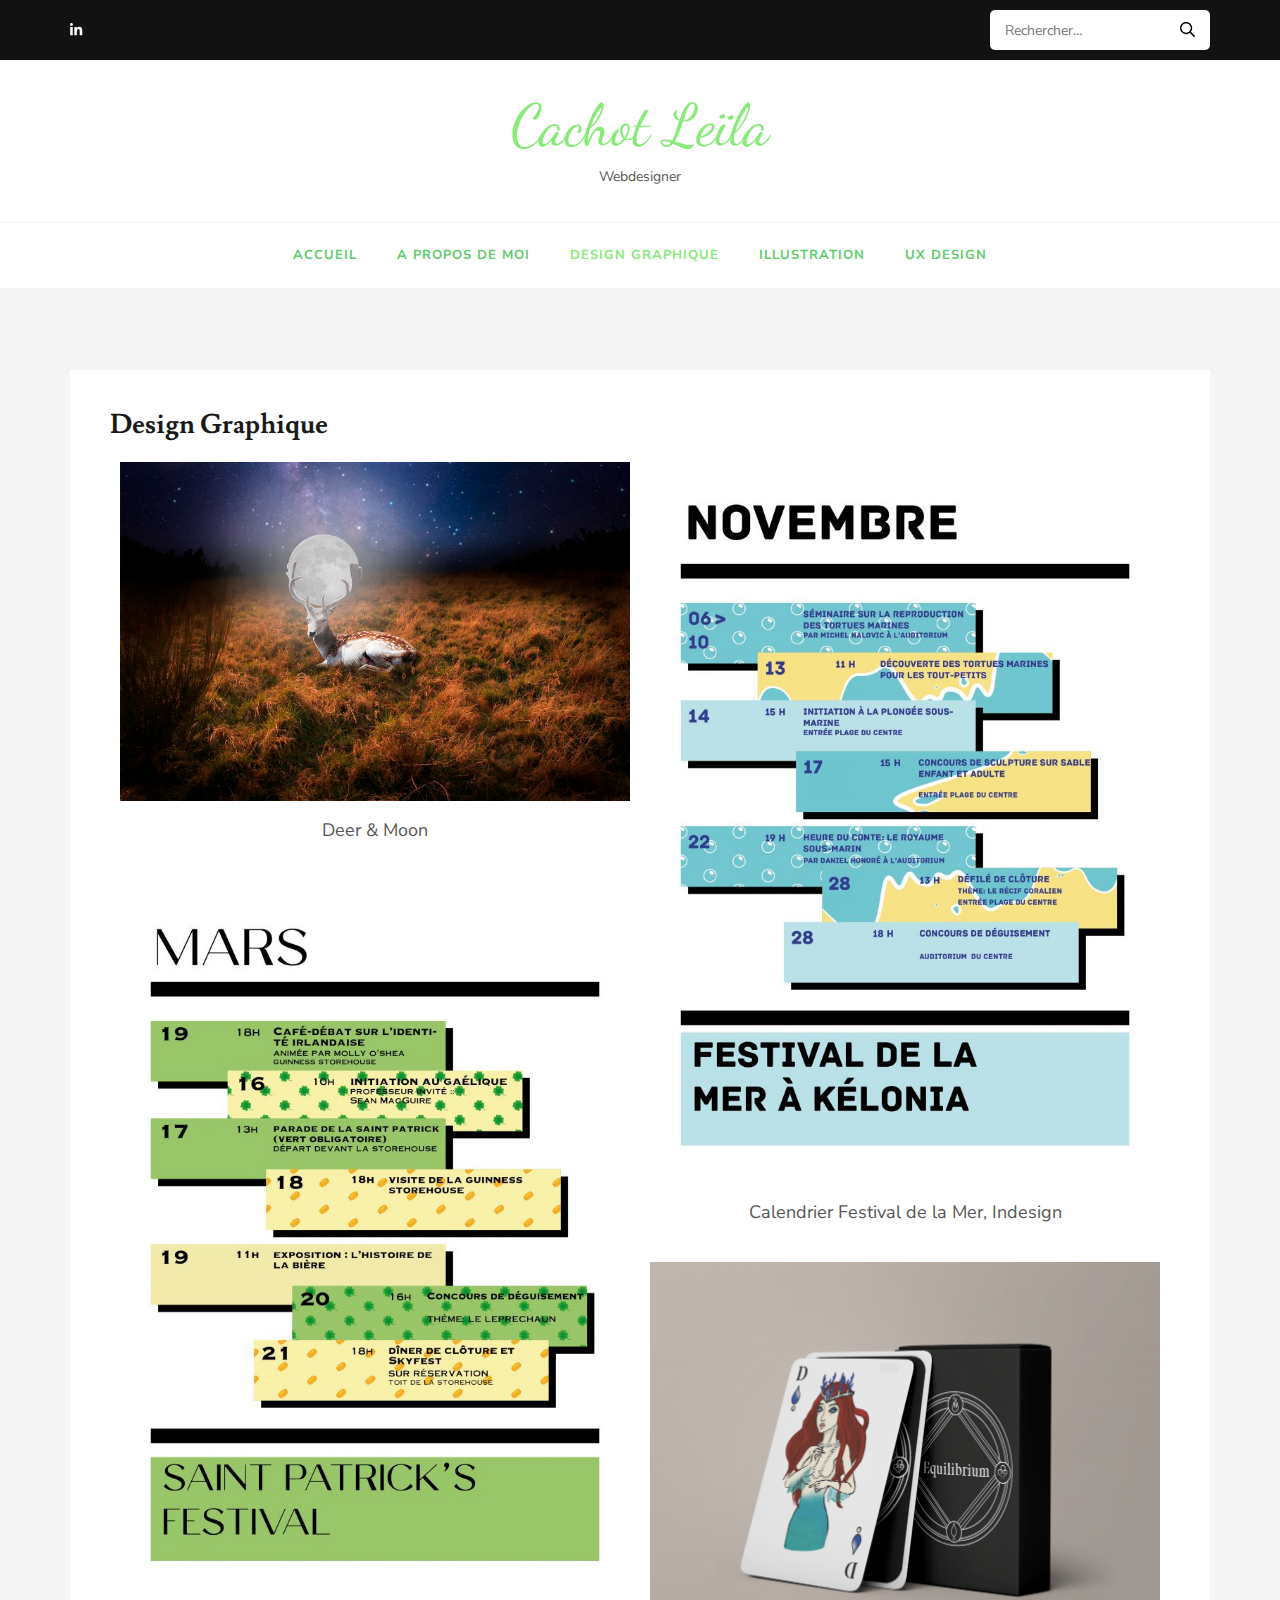
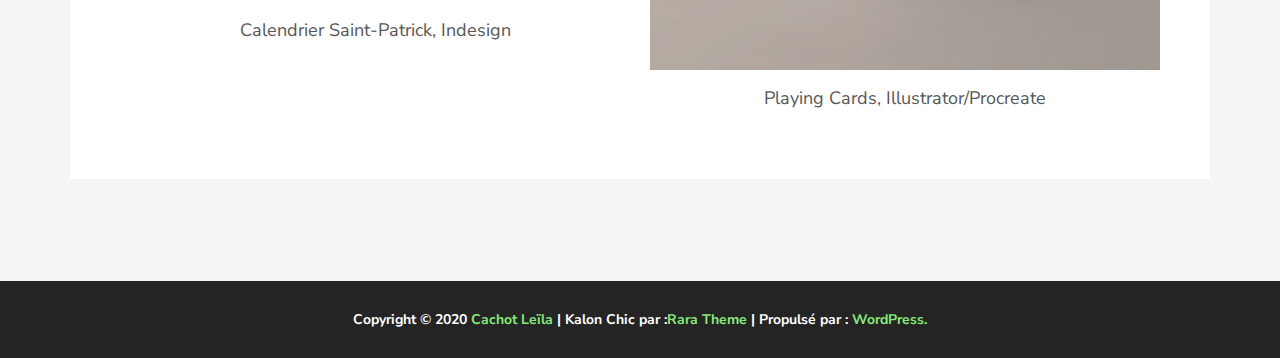
<file: design-graphique/index.html>
<!DOCTYPE html>
<html lang="fr-FR">
<head itemscope itemtype="http://schema.org/WebSite">
<meta charset="UTF-8">
<meta name="viewport" content="width=device-width, initial-scale=1">
<link rel="profile" href="http://gmpg.org/xfn/11">
<link rel="pingback" href="https://lcachot.github.io/portfolio/xmlrpc.php">


	<!-- This site is optimized with the Yoast SEO plugin v14.4.1 - https://yoast.com/wordpress/plugins/seo/ -->
	<title>Design Graphique - Cachot Leïla</title>
	<meta name="robots" content="index, follow" />
	<meta name="googlebot" content="index, follow, max-snippet:-1, max-image-preview:large, max-video-preview:-1" />
	<meta name="bingbot" content="index, follow, max-snippet:-1, max-image-preview:large, max-video-preview:-1" />
	<link rel="canonical" href="https://lcachot.github.io/portfolio/design-graphique/" />
	<meta property="og:locale" content="fr_FR" />
	<meta property="og:type" content="article" />
	<meta property="og:title" content="Design Graphique - Cachot Leïla" />
	<meta property="og:description" content="Deer &#038; Moon Calendrier Saint-Patrick, Indesign Calendrier Festival de la Mer, Indesign Playing Cards, Illustrator/Procreate" />
	<meta property="og:url" content="https://lcachot.github.io/portfolio/design-graphique/" />
	<meta property="og:site_name" content="Cachot Leïla" />
	<meta property="article:modified_time" content="2020-06-28T21:46:49+00:00" />
	<meta property="og:image" content="https://lcachot.github.io/portfolio/wp-content/uploads/2020/06/Cachot-Leïla-ICAN-1-WEB-Biche.jpg" />
	<meta name="twitter:card" content="summary_large_image" />
	<script type="application/ld+json" class="yoast-schema-graph">{
	    "@context": "https://schema.org",
	    "@graph": [
	        {
	            "@type": "WebSite",
	            "@id": "https://lcachot.github.io/portfolio/#website",
	            "url": "https://lcachot.github.io/portfolio/",
	            "name": "Cachot Le\u00efla",
	            "description": "Webdesigner ",
	            "potentialAction": [
	                {
	                    "@type": "SearchAction",
	                    "target": "https://lcachot.github.io/portfolio/?s={search_term_string}",
	                    "query-input": "required name=search_term_string"
	                }
	            ],
	            "inLanguage": "fr-FR"
	        },
	        {
	            "@type": "ImageObject",
	            "@id": "https://lcachot.github.io/portfolio/design-graphique/#primaryimage",
	            "inLanguage": "fr-FR",
	            "url": "https://lcachot.github.io/portfolio/wp-content/uploads/2020/06/Cachot-Le\u00efla-ICAN-1-WEB-Biche.jpg",
	            "width": 900,
	            "height": 599
	        },
	        {
	            "@type": "WebPage",
	            "@id": "https://lcachot.github.io/portfolio/design-graphique/#webpage",
	            "url": "https://lcachot.github.io/portfolio/design-graphique/",
	            "name": "Design Graphique - Cachot Le\u00efla",
	            "isPartOf": {
	                "@id": "https://lcachot.github.io/portfolio/#website"
	            },
	            "primaryImageOfPage": {
	                "@id": "https://lcachot.github.io/portfolio/design-graphique/#primaryimage"
	            },
	            "datePublished": "2020-06-28T17:48:42+00:00",
	            "dateModified": "2020-06-28T21:46:49+00:00",
	            "inLanguage": "fr-FR",
	            "potentialAction": [
	                {
	                    "@type": "ReadAction",
	                    "target": [
	                        "https://lcachot.github.io/portfolio/design-graphique/"
	                    ]
	                }
	            ]
	        }
	    ]
	}</script>
	<!-- / Yoast SEO plugin. -->


<link rel='dns-prefetch' href='//fonts.googleapis.com' />
<link rel='dns-prefetch' href='//s.w.org' />
<link rel="alternate" type="application/rss+xml" title="Cachot Leïla &raquo; Flux" href="https://lcachot.github.io/portfolio/feed/" />
<link rel="alternate" type="application/rss+xml" title="Cachot Leïla &raquo; Flux des commentaires" href="https://lcachot.github.io/portfolio/comments/feed/" />
		<script type="text/javascript">
			window._wpemojiSettings = {"baseUrl":"https:\/\/s.w.org\/images\/core\/emoji\/12.0.0-1\/72x72\/","ext":".png","svgUrl":"https:\/\/s.w.org\/images\/core\/emoji\/12.0.0-1\/svg\/","svgExt":".svg","source":{"concatemoji":"https:\/\/lcachot.github.io\/portfolio\/wp-includes\/js\/wp-emoji-release.min.js?ver=5.4.2"}};
			/*! This file is auto-generated */
			!function(e,a,t){var r,n,o,i,p=a.createElement("canvas"),s=p.getContext&&p.getContext("2d");function c(e,t){var a=String.fromCharCode;s.clearRect(0,0,p.width,p.height),s.fillText(a.apply(this,e),0,0);var r=p.toDataURL();return s.clearRect(0,0,p.width,p.height),s.fillText(a.apply(this,t),0,0),r===p.toDataURL()}function l(e){if(!s||!s.fillText)return!1;switch(s.textBaseline="top",s.font="600 32px Arial",e){case"flag":return!c([127987,65039,8205,9895,65039],[127987,65039,8203,9895,65039])&&(!c([55356,56826,55356,56819],[55356,56826,8203,55356,56819])&&!c([55356,57332,56128,56423,56128,56418,56128,56421,56128,56430,56128,56423,56128,56447],[55356,57332,8203,56128,56423,8203,56128,56418,8203,56128,56421,8203,56128,56430,8203,56128,56423,8203,56128,56447]));case"emoji":return!c([55357,56424,55356,57342,8205,55358,56605,8205,55357,56424,55356,57340],[55357,56424,55356,57342,8203,55358,56605,8203,55357,56424,55356,57340])}return!1}function d(e){var t=a.createElement("script");t.src=e,t.defer=t.type="text/javascript",a.getElementsByTagName("head")[0].appendChild(t)}for(i=Array("flag","emoji"),t.supports={everything:!0,everythingExceptFlag:!0},o=0;o<i.length;o++)t.supports[i[o]]=l(i[o]),t.supports.everything=t.supports.everything&&t.supports[i[o]],"flag"!==i[o]&&(t.supports.everythingExceptFlag=t.supports.everythingExceptFlag&&t.supports[i[o]]);t.supports.everythingExceptFlag=t.supports.everythingExceptFlag&&!t.supports.flag,t.DOMReady=!1,t.readyCallback=function(){t.DOMReady=!0},t.supports.everything||(n=function(){t.readyCallback()},a.addEventListener?(a.addEventListener("DOMContentLoaded",n,!1),e.addEventListener("load",n,!1)):(e.attachEvent("onload",n),a.attachEvent("onreadystatechange",function(){"complete"===a.readyState&&t.readyCallback()})),(r=t.source||{}).concatemoji?d(r.concatemoji):r.wpemoji&&r.twemoji&&(d(r.twemoji),d(r.wpemoji)))}(window,document,window._wpemojiSettings);
		</script>
		<style type="text/css">
img.wp-smiley,
img.emoji {
	display: inline !important;
	border: none !important;
	box-shadow: none !important;
	height: 1em !important;
	width: 1em !important;
	margin: 0 .07em !important;
	vertical-align: -0.1em !important;
	background: none !important;
	padding: 0 !important;
}
</style>
	<link rel='stylesheet' id='wp-block-library-css'  href='https://lcachot.github.io/portfolio/wp-includes/css/dist/block-library/style.min.css?ver=5.4.2' type='text/css' media='all' />
<link rel='stylesheet' id='kalon-style-css'  href='https://lcachot.github.io/portfolio/wp-content/themes/kalon/style.css?ver=5.4.2' type='text/css' media='all' />
<link rel='stylesheet' id='kalon-chic-style-css'  href='https://lcachot.github.io/portfolio/wp-content/themes/kalon-chic/style.css?ver=1.0.1' type='text/css' media='all' />
<link rel='stylesheet' id='kalon-chic-google-fonts-css'  href='//fonts.googleapis.com/css?family=Lusitana:400,700|Nunito+Sans:400,400i,700,700i|Dancing%20Script:400,700&#038;subset=latin,latin-ext' type='text/css' media='all' />
<link rel='stylesheet' id='owl-carousel-css'  href='https://lcachot.github.io/portfolio/wp-content/themes/kalon/css/owl.carousel.min.css?ver=2.2.1' type='text/css' media='all' />
<link rel='stylesheet' id='owl-theme-default-css'  href='https://lcachot.github.io/portfolio/wp-content/themes/kalon/css/owl.theme.default.min.css?ver=2.2.1' type='text/css' media='all' />
<link rel='stylesheet' id='elementor-icons-css'  href='https://lcachot.github.io/portfolio/wp-content/plugins/elementor/assets/lib/eicons/css/elementor-icons.min.css?ver=5.7.0' type='text/css' media='all' />
<link rel='stylesheet' id='elementor-animations-css'  href='https://lcachot.github.io/portfolio/wp-content/plugins/elementor/assets/lib/animations/animations.min.css?ver=2.9.13' type='text/css' media='all' />
<link rel='stylesheet' id='elementor-frontend-css'  href='https://lcachot.github.io/portfolio/wp-content/plugins/elementor/assets/css/frontend.min.css?ver=2.9.13' type='text/css' media='all' />
<link rel='stylesheet' id='elementor-global-css'  href='https://lcachot.github.io/portfolio/wp-content/uploads/elementor/css/global.css?ver=1593365399' type='text/css' media='all' />
<link rel='stylesheet' id='elementor-post-19-css'  href='https://lcachot.github.io/portfolio/wp-content/uploads/elementor/css/post-19.css?ver=1595000699' type='text/css' media='all' />
<script type='text/javascript' src='https://lcachot.github.io/portfolio/wp-includes/js/jquery/jquery.js?ver=1.12.4-wp'></script>
<script type='text/javascript' src='https://lcachot.github.io/portfolio/wp-includes/js/jquery/jquery-migrate.min.js?ver=1.4.1'></script>
<link rel='https://api.w.org/' href='https://lcachot.github.io/portfolio/wp-json/' />
<link rel="EditURI" type="application/rsd+xml" title="RSD" href="https://lcachot.github.io/portfolio/xmlrpc.php?rsd" />
<link rel="wlwmanifest" type="application/wlwmanifest+xml" href="https://lcachot.github.io/portfolio/wp-includes/wlwmanifest.xml" /> 
<meta name="generator" content="WordPress 5.4.2" />
<link rel='shortlink' href='https://lcachot.github.io/portfolio/?p=49' />
<link rel="alternate" type="application/json+oembed" href="https://lcachot.github.io/portfolio/wp-json/oembed/1.0/embed?url=https%3A%2F%2Flcachot.github.io%2Fportfolio%2Fdesign-graphique%2F" />
<link rel="alternate" type="text/xml+oembed" href="https://lcachot.github.io/portfolio/wp-json/oembed/1.0/embed?url=https%3A%2F%2Flcachot.github.io%2Fportfolio%2Fdesign-graphique%2F&#038;format=xml" />
<style type="text/css">.recentcomments a{display:inline !important;padding:0 !important;margin:0 !important;}</style>		<style type="text/css" id="wp-custom-css">
			/*
.site-branding .site-title a {
    colo;
*/

body.page-id-89 #page > header div:nth-child(2){
	display: none;
}

body.page-id-89 h1{
	display: none;
}

.site-content {
	background-color : #f5f5f5
}		</style>
		<style type='text/css' media='all'>        :root{
            --primary-color: #87ea79;
        }
        .post .read-more:after{
            background: url("data:image/svg+xml;charset=utf8,%3Csvg xmlns='http://www.w3.org/2000/svg' fill='%2387ea79' viewBox='0 0 448 512'%3E%3Cpath d='M340.485 366l99.03-99.029c4.686-4.686 4.686-12.284 0-16.971l-99.03-99.029c-7.56-7.56-20.485-2.206-20.485 8.485v71.03H12c-6.627 0-12 5.373-12 12v32c0 6.627 5.373 12 12 12h308v71.03c0 10.689 12.926 16.043 20.485 8.484z'/%3E%3C/svg%3E") center center no-repeat;
        }

        .banner-text .text .read-more:hover:after,
        .banner-text .text .read-more:focus:after{
            background: url("data:image/svg+xml;charset=utf8,%3Csvg xmlns='http://www.w3.org/2000/svg' fill='%2387ea79' viewBox='0 0 448 512'%3E%3Cpath d='M340.485 366l99.03-99.029c4.686-4.686 4.686-12.284 0-16.971l-99.03-99.029c-7.56-7.56-20.485-2.206-20.485 8.485v71.03H12c-6.627 0-12 5.373-12 12v32c0 6.627 5.373 12 12 12h308v71.03c0 10.689 12.926 16.043 20.485 8.484z'/%3E%3C/svg%3E") center center no-repeat;
            -webkit-transform: translate(10px, -50%);
            -moz-transform: translate(10px, -50%);
            transform: translate(10px, -50%);
        }

        .post .read-more:hover:after,
        .post .read-more:focus:after{
            background: url("data:image/svg+xml;charset=utf8,%3Csvg xmlns='http://www.w3.org/2000/svg' fill='%2387ea79' viewBox='0 0 448 512'%3E%3Cpath d='M340.485 366l99.03-99.029c4.686-4.686 4.686-12.284 0-16.971l-99.03-99.029c-7.56-7.56-20.485-2.206-20.485 8.485v71.03H12c-6.627 0-12 5.373-12 12v32c0 6.627 5.373 12 12 12h308v71.03c0 10.689 12.926 16.043 20.485 8.484z'/%3E%3C/svg%3E") center center no-repeat;
        }

        .widget-area .widget.widget_kalon_featured_post .readmore:after{
            background: url("data:image/svg+xml;charset=utf8,%3Csvg xmlns='http://www.w3.org/2000/svg' fill='%2387ea79' viewBox='0 0 448 512'%3E%3Cpath d='M340.485 366l99.03-99.029c4.686-4.686 4.686-12.284 0-16.971l-99.03-99.029c-7.56-7.56-20.485-2.206-20.485 8.485v71.03H12c-6.627 0-12 5.373-12 12v32c0 6.627 5.373 12 12 12h308v71.03c0 10.689 12.926 16.043 20.485 8.484z'/%3E%3C/svg%3E") center center no-repeat;
        }

        .post .entry-content blockquote:before,
        .page .entry-content blockquote:before{
            background-image: url('data:image/svg+xml; utf-8, <svg xmlns="http://www.w3.org/2000/svg" width="33.576" height="22.415" viewBox="0 0 33.576 22.415"><g transform="translate(-7.924 -21.936)" fill="%2387ea79"><g transform="translate(7.924 21.936)"><path d="M24.276,30.09a8.153,8.153,0,0,0-8.154-8.154c-4.5,0-7.772,3.525-8.154,8.012-.582,6.847,4.619,12.58,10.934,14.4a8.147,8.147,0,0,1-3.9-6.2,7.969,7.969,0,0,0,1.124.089A8.153,8.153,0,0,0,24.276,30.09Z" transform="translate(-7.924 -21.936)"/><path d="M67.4,30.09a8.153,8.153,0,0,0-8.154-8.154c-4.5,0-7.772,3.525-8.154,8.012-.582,6.847,4.619,12.58,10.935,14.4a8.148,8.148,0,0,1-3.9-6.2,7.974,7.974,0,0,0,1.124.089A8.153,8.153,0,0,0,67.4,30.09Z" transform="translate(-33.829 -21.936)"/></g></g></svg>');
        }
    </style></head>

<body class="page-template-default page page-id-49 full-width elementor-default elementor-kit-19 elementor-page elementor-page-49" itemscope itemtype="http://schema.org/WebPage">
<div id="page" class="site">
    <a class="skip-link screen-reader-text" href="#content">Aller au contenu (Pressez Entrée)</a>

    	<div class="mobile-site-header" id="mobile-masthead" role="banner" itemscope itemtype="http://schema.org/WPHeader">
        <div class="container">
            <div class="mobile-site-branding">
            	                <p class="mobile-site-title site-title" itemprop="name"><a href="https://lcachot.github.io/portfolio/" rel="home" itemprop="url">Cachot Leïla</a></p>
                                    <p class="mobile-site-description site-description" itemprop="description">Webdesigner </p>
                            </div> <!-- .mobile-site-branding -->
            <button class="btn-menu-opener" type="button">
                <span></span>
                <span></span>
                <span></span>
            </button>
        </div> <!-- .container -->
        <div class="mobile-menu">
            <nav id="mobile-site-navigation" class="mobile-main-navigation" role="navigation" itemscope itemtype="http://schema.org/SiteNavigationElement">
                <div class="menu">
                     <div class="menu-principal-container"><ul id="menu-principal" class=""><li id="menu-item-122" class="menu-item menu-item-type-post_type menu-item-object-page menu-item-home menu-item-122"><a href="https://lcachot.github.io/portfolio/">Accueil</a></li>
<li id="menu-item-118" class="menu-item menu-item-type-post_type menu-item-object-page menu-item-118"><a href="https://lcachot.github.io/portfolio/contactez-moi/">A propos de moi</a></li>
<li id="menu-item-120" class="menu-item menu-item-type-post_type menu-item-object-page current-menu-item page_item page-item-49 current_page_item menu-item-120"><a href="https://lcachot.github.io/portfolio/design-graphique/" aria-current="page">Design Graphique</a></li>
<li id="menu-item-121" class="menu-item menu-item-type-post_type menu-item-object-page menu-item-121"><a href="https://lcachot.github.io/portfolio/digital-painting/">Illustration</a></li>
<li id="menu-item-119" class="menu-item menu-item-type-post_type menu-item-object-page menu-item-119"><a href="https://lcachot.github.io/portfolio/ux-design/">UX Design</a></li>
</ul></div>                </div>
            </nav> <!-- .mobile-main-navigation -->
                <ul class="social-networks">
		            <li><a href="https://www.linkedin.com/in/le%C3%AFla-cachot-1b9397194/" target="_blank" title="LinkedIn"><span class="fa fa-linkedin"></span></a></li>
        	</ul>
            </div>
    </div> <!-- .mobile-site-header -->
		    <header id="masthead" class="site-header" role="banner" itemscope itemtype="http://schema.org/WPHeader">
        <div class="header-top">
            <div class="container">
                    <ul class="social-networks">
		            <li><a href="https://www.linkedin.com/in/le%C3%AFla-cachot-1b9397194/" target="_blank" title="LinkedIn"><span class="fa fa-linkedin"></span></a></li>
        	</ul>
                    <div class="search-holder">
                    <form role="search" method="get" class="search-form" action="https://lcachot.github.io/portfolio/">
				<label>
					<span class="screen-reader-text">Rechercher :</span>
					<input type="search" class="search-field" placeholder="Rechercher…" value="" name="s" />
				</label>
				<input type="submit" class="search-submit" value="Rechercher" />
			</form>                </div>
            </div>
        </div>
        <div class="site-branding" itemscope itemtype="http://schema.org/Organization">
                                <p class="site-title" itemprop="name"><a href="https://lcachot.github.io/portfolio/" rel="home" itemprop="url">Cachot Leïla</a></p>
                                   <p class="site-description" itemprop="description">Webdesigner </p>
                    </div><!-- .site-branding -->
        <div class="header-bottom">
            <div class="container">
                <nav id="site-navigation" class="main-navigation" role="navigation" itemscope itemtype="http://schema.org/SiteNavigationElement">
                    <div class="menu">
                         <div class="menu-principal-container"><ul id="menu-principal-1" class=""><li class="menu-item menu-item-type-post_type menu-item-object-page menu-item-home menu-item-122"><a href="https://lcachot.github.io/portfolio/">Accueil</a></li>
<li class="menu-item menu-item-type-post_type menu-item-object-page menu-item-118"><a href="https://lcachot.github.io/portfolio/contactez-moi/">A propos de moi</a></li>
<li class="menu-item menu-item-type-post_type menu-item-object-page current-menu-item page_item page-item-49 current_page_item menu-item-120"><a href="https://lcachot.github.io/portfolio/design-graphique/" aria-current="page">Design Graphique</a></li>
<li class="menu-item menu-item-type-post_type menu-item-object-page menu-item-121"><a href="https://lcachot.github.io/portfolio/digital-painting/">Illustration</a></li>
<li class="menu-item menu-item-type-post_type menu-item-object-page menu-item-119"><a href="https://lcachot.github.io/portfolio/ux-design/">UX Design</a></li>
</ul></div>                    </div>
                </nav>
            </div>
        </div>
    </header><!-- #masthead -->
    	<div id="content" class="site-content">
	   	<div class="container">
                           <div class="row">
    
			       
    <div id="primary" class="content-area">
    	<main id="main" class="site-main" role="main">
    
    		
<article id="post-49" class="post-49 page type-page status-publish hentry">
	<header class="entry-header">
		<h1 class="entry-title">Design Graphique</h1>	</header><!-- .entry-header -->
	
    
	<div class="entry-content">
				<div data-elementor-type="wp-page" data-elementor-id="49" class="elementor elementor-49" data-elementor-settings="[]">
			<div class="elementor-inner">
				<div class="elementor-section-wrap">
							<section class="elementor-element elementor-element-9e6f618 elementor-section-full_width elementor-section-height-default elementor-section-height-default elementor-section elementor-top-section" data-id="9e6f618" data-element_type="section">
						<div class="elementor-container elementor-column-gap-default">
				<div class="elementor-row">
				<div class="elementor-element elementor-element-e7aaa69 elementor-column elementor-col-50 elementor-top-column" data-id="e7aaa69" data-element_type="column">
			<div class="elementor-column-wrap  elementor-element-populated">
					<div class="elementor-widget-wrap">
				<div class="elementor-element elementor-element-2b10b28 elementor-widget elementor-widget-image" data-id="2b10b28" data-element_type="widget" data-widget_type="image.default">
				<div class="elementor-widget-container">
					<div class="elementor-image">
							<figure class="wp-caption">
										<img width="900" height="599" src="https://lcachot.github.io/portfolio/wp-content/uploads/2020/06/Cachot-Leïla-ICAN-1-WEB-Biche.jpg" class="attachment-large size-large" alt="" srcset="https://lcachot.github.io/portfolio/wp-content/uploads/2020/06/Cachot-Leïla-ICAN-1-WEB-Biche.jpg 900w, https://lcachot.github.io/portfolio/wp-content/uploads/2020/06/Cachot-Leïla-ICAN-1-WEB-Biche-300x200.jpg 300w, https://lcachot.github.io/portfolio/wp-content/uploads/2020/06/Cachot-Leïla-ICAN-1-WEB-Biche-768x511.jpg 768w, https://lcachot.github.io/portfolio/wp-content/uploads/2020/06/Cachot-Leïla-ICAN-1-WEB-Biche-690x459.jpg 690w" sizes="(max-width: 900px) 100vw, 900px" />											<figcaption class="widget-image-caption wp-caption-text">Deer & Moon </figcaption>
										</figure>
					</div>
				</div>
				</div>
				<div class="elementor-element elementor-element-231ca7b elementor-widget elementor-widget-image" data-id="231ca7b" data-element_type="widget" data-widget_type="image.default">
				<div class="elementor-widget-container">
					<div class="elementor-image">
							<figure class="wp-caption">
										<img width="724" height="1024" src="https://lcachot.github.io/portfolio/wp-content/uploads/2020/06/Cachot-Leïla-1WEB-ICAN-calendrier-724x1024.jpg" class="attachment-large size-large" alt="" srcset="https://lcachot.github.io/portfolio/wp-content/uploads/2020/06/Cachot-Leïla-1WEB-ICAN-calendrier-724x1024.jpg 724w, https://lcachot.github.io/portfolio/wp-content/uploads/2020/06/Cachot-Leïla-1WEB-ICAN-calendrier-212x300.jpg 212w, https://lcachot.github.io/portfolio/wp-content/uploads/2020/06/Cachot-Leïla-1WEB-ICAN-calendrier-768x1086.jpg 768w, https://lcachot.github.io/portfolio/wp-content/uploads/2020/06/Cachot-Leïla-1WEB-ICAN-calendrier-1086x1536.jpg 1086w, https://lcachot.github.io/portfolio/wp-content/uploads/2020/06/Cachot-Leïla-1WEB-ICAN-calendrier-1448x2048.jpg 1448w, https://lcachot.github.io/portfolio/wp-content/uploads/2020/06/Cachot-Leïla-1WEB-ICAN-calendrier-42x60.jpg 42w, https://lcachot.github.io/portfolio/wp-content/uploads/2020/06/Cachot-Leïla-1WEB-ICAN-calendrier-scaled.jpg 1810w" sizes="(max-width: 724px) 100vw, 724px" />											<figcaption class="widget-image-caption wp-caption-text">Calendrier Saint-Patrick, Indesign</figcaption>
										</figure>
					</div>
				</div>
				</div>
						</div>
			</div>
		</div>
				<div class="elementor-element elementor-element-8dc781e elementor-column elementor-col-50 elementor-top-column" data-id="8dc781e" data-element_type="column">
			<div class="elementor-column-wrap  elementor-element-populated">
					<div class="elementor-widget-wrap">
				<div class="elementor-element elementor-element-2251805 elementor-widget elementor-widget-image" data-id="2251805" data-element_type="widget" data-widget_type="image.default">
				<div class="elementor-widget-container">
					<div class="elementor-image">
							<figure class="wp-caption">
										<img width="724" height="1024" src="https://lcachot.github.io/portfolio/wp-content/uploads/2020/06/Cachot-Leïla-1WEB-ICAN-calendrier2-724x1024.jpg" class="attachment-large size-large" alt="" srcset="https://lcachot.github.io/portfolio/wp-content/uploads/2020/06/Cachot-Leïla-1WEB-ICAN-calendrier2-724x1024.jpg 724w, https://lcachot.github.io/portfolio/wp-content/uploads/2020/06/Cachot-Leïla-1WEB-ICAN-calendrier2-212x300.jpg 212w, https://lcachot.github.io/portfolio/wp-content/uploads/2020/06/Cachot-Leïla-1WEB-ICAN-calendrier2-768x1086.jpg 768w, https://lcachot.github.io/portfolio/wp-content/uploads/2020/06/Cachot-Leïla-1WEB-ICAN-calendrier2-1086x1536.jpg 1086w, https://lcachot.github.io/portfolio/wp-content/uploads/2020/06/Cachot-Leïla-1WEB-ICAN-calendrier2-1448x2048.jpg 1448w, https://lcachot.github.io/portfolio/wp-content/uploads/2020/06/Cachot-Leïla-1WEB-ICAN-calendrier2-690x976.jpg 690w, https://lcachot.github.io/portfolio/wp-content/uploads/2020/06/Cachot-Leïla-1WEB-ICAN-calendrier2-980x1386.jpg 980w, https://lcachot.github.io/portfolio/wp-content/uploads/2020/06/Cachot-Leïla-1WEB-ICAN-calendrier2-scaled.jpg 1810w" sizes="(max-width: 724px) 100vw, 724px" />											<figcaption class="widget-image-caption wp-caption-text">Calendrier Festival de la Mer, Indesign</figcaption>
										</figure>
					</div>
				</div>
				</div>
				<div class="elementor-element elementor-element-8cc0572 elementor-widget elementor-widget-image" data-id="8cc0572" data-element_type="widget" data-widget_type="image.default">
				<div class="elementor-widget-container">
					<div class="elementor-image">
							<figure class="wp-caption">
										<img width="1024" height="819" src="https://lcachot.github.io/portfolio/wp-content/uploads/2020/06/MockUp_12-1024x819.png" class="attachment-large size-large" alt="" srcset="https://lcachot.github.io/portfolio/wp-content/uploads/2020/06/MockUp_12-1024x819.png 1024w, https://lcachot.github.io/portfolio/wp-content/uploads/2020/06/MockUp_12-300x240.png 300w, https://lcachot.github.io/portfolio/wp-content/uploads/2020/06/MockUp_12-768x614.png 768w, https://lcachot.github.io/portfolio/wp-content/uploads/2020/06/MockUp_12-1536x1229.png 1536w, https://lcachot.github.io/portfolio/wp-content/uploads/2020/06/MockUp_12-2048x1638.png 2048w, https://lcachot.github.io/portfolio/wp-content/uploads/2020/06/MockUp_12-75x60.png 75w" sizes="(max-width: 1024px) 100vw, 1024px" />											<figcaption class="widget-image-caption wp-caption-text">Playing Cards, Illustrator/Procreate</figcaption>
										</figure>
					</div>
				</div>
				</div>
						</div>
			</div>
		</div>
						</div>
			</div>
		</section>
						</div>
			</div>
		</div>
			</div><!-- .entry-content -->

	<footer class="entry-footer">
			</footer><!-- .entry-footer -->
</article><!-- #post-## -->
    
    	</main><!-- #main -->
    </div><!-- #primary -->
            </div><!-- .row -->
        </div><!-- .container -->
	</div><!-- #content -->
            
	<footer id="colophon" class="site-footer" role="contentinfo">
    
		
		<div class="site-info"><p>Copyright &copy; 2020 <a href="https://lcachot.github.io/portfolio/">Cachot Leïla</a> &verbar; Kalon Chic par :<a href="https://rarathemes.com/" rel="nofollow" target="_blank">Rara Theme</a> &verbar; Propulsé par : <a href="https://fr.wordpress.org/" target="_blank">WordPress.</a></p></div>        
	</footer><!-- #colophon -->
    <div class="overlay"></div>
</div><!-- #page -->
<script type='text/javascript' src='https://lcachot.github.io/portfolio/wp-includes/js/imagesloaded.min.js?ver=3.2.0'></script>
<script type='text/javascript' src='https://lcachot.github.io/portfolio/wp-includes/js/masonry.min.js?ver=3.3.2'></script>
<script type='text/javascript' src='https://lcachot.github.io/portfolio/wp-content/themes/kalon-chic/js/custom.js?ver=1.0.0'></script>
<script type='text/javascript' src='https://lcachot.github.io/portfolio/wp-content/themes/kalon/js/owl.carousel.min.js?ver=2.2.1'></script>
<script type='text/javascript' src='https://lcachot.github.io/portfolio/wp-content/themes/kalon/js/owlcarousel2-a11ylayer.min.js?ver=0.2.1'></script>
<script type='text/javascript' src='https://lcachot.github.io/portfolio/wp-content/themes/kalon/js/all.min.js?ver=5.6.3'></script>
<script type='text/javascript' src='https://lcachot.github.io/portfolio/wp-content/themes/kalon/js/v4-shims.min.js?ver=5.6.3'></script>
<script type='text/javascript'>
/* <![CDATA[ */
var kalon_data = {"auto":"1","loop":"1","control":"1","animation":"slide","speed":"7000","rtl":""};
/* ]]> */
</script>
<script type='text/javascript' src='https://lcachot.github.io/portfolio/wp-content/themes/kalon/js/custom.min.js?ver=20151228'></script>
<script type='text/javascript' src='https://lcachot.github.io/portfolio/wp-includes/js/wp-embed.min.js?ver=5.4.2'></script>
<script type='text/javascript' src='https://lcachot.github.io/portfolio/wp-content/plugins/elementor/assets/js/frontend-modules.min.js?ver=2.9.13'></script>
<script type='text/javascript' src='https://lcachot.github.io/portfolio/wp-includes/js/jquery/ui/position.min.js?ver=1.11.4'></script>
<script type='text/javascript' src='https://lcachot.github.io/portfolio/wp-content/plugins/elementor/assets/lib/dialog/dialog.min.js?ver=4.7.6'></script>
<script type='text/javascript' src='https://lcachot.github.io/portfolio/wp-content/plugins/elementor/assets/lib/waypoints/waypoints.min.js?ver=4.0.2'></script>
<script type='text/javascript' src='https://lcachot.github.io/portfolio/wp-content/plugins/elementor/assets/lib/swiper/swiper.min.js?ver=5.3.6'></script>
<script type='text/javascript' src='https://lcachot.github.io/portfolio/wp-content/plugins/elementor/assets/lib/share-link/share-link.min.js?ver=2.9.13'></script>
<script type='text/javascript'>
var elementorFrontendConfig = {"environmentMode":{"edit":false,"wpPreview":false},"i18n":{"shareOnFacebook":"Partager sur Facebook","shareOnTwitter":"Partager sur Twitter","pinIt":"L\u2019\u00e9pingler","downloadImage":"T\u00e9l\u00e9charger une image"},"is_rtl":false,"breakpoints":{"xs":0,"sm":480,"md":768,"lg":1025,"xl":1440,"xxl":1600},"version":"2.9.13","urls":{"assets":"https:\/\/lcachot.github.io\/portfolio\/wp-content\/plugins\/elementor\/assets\/"},"settings":{"page":[],"general":{"elementor_global_image_lightbox":"yes","elementor_lightbox_enable_counter":"yes","elementor_lightbox_enable_fullscreen":"yes","elementor_lightbox_enable_zoom":"yes","elementor_lightbox_enable_share":"yes","elementor_lightbox_title_src":"title","elementor_lightbox_description_src":"description"},"editorPreferences":[]},"post":{"id":49,"title":"Design%20Graphique%20-%20Cachot%20Le%C3%AFla","excerpt":"","featuredImage":false}};
</script>
<script type='text/javascript' src='https://lcachot.github.io/portfolio/wp-content/plugins/elementor/assets/js/frontend.min.js?ver=2.9.13'></script>

</body>
</html>
</file>
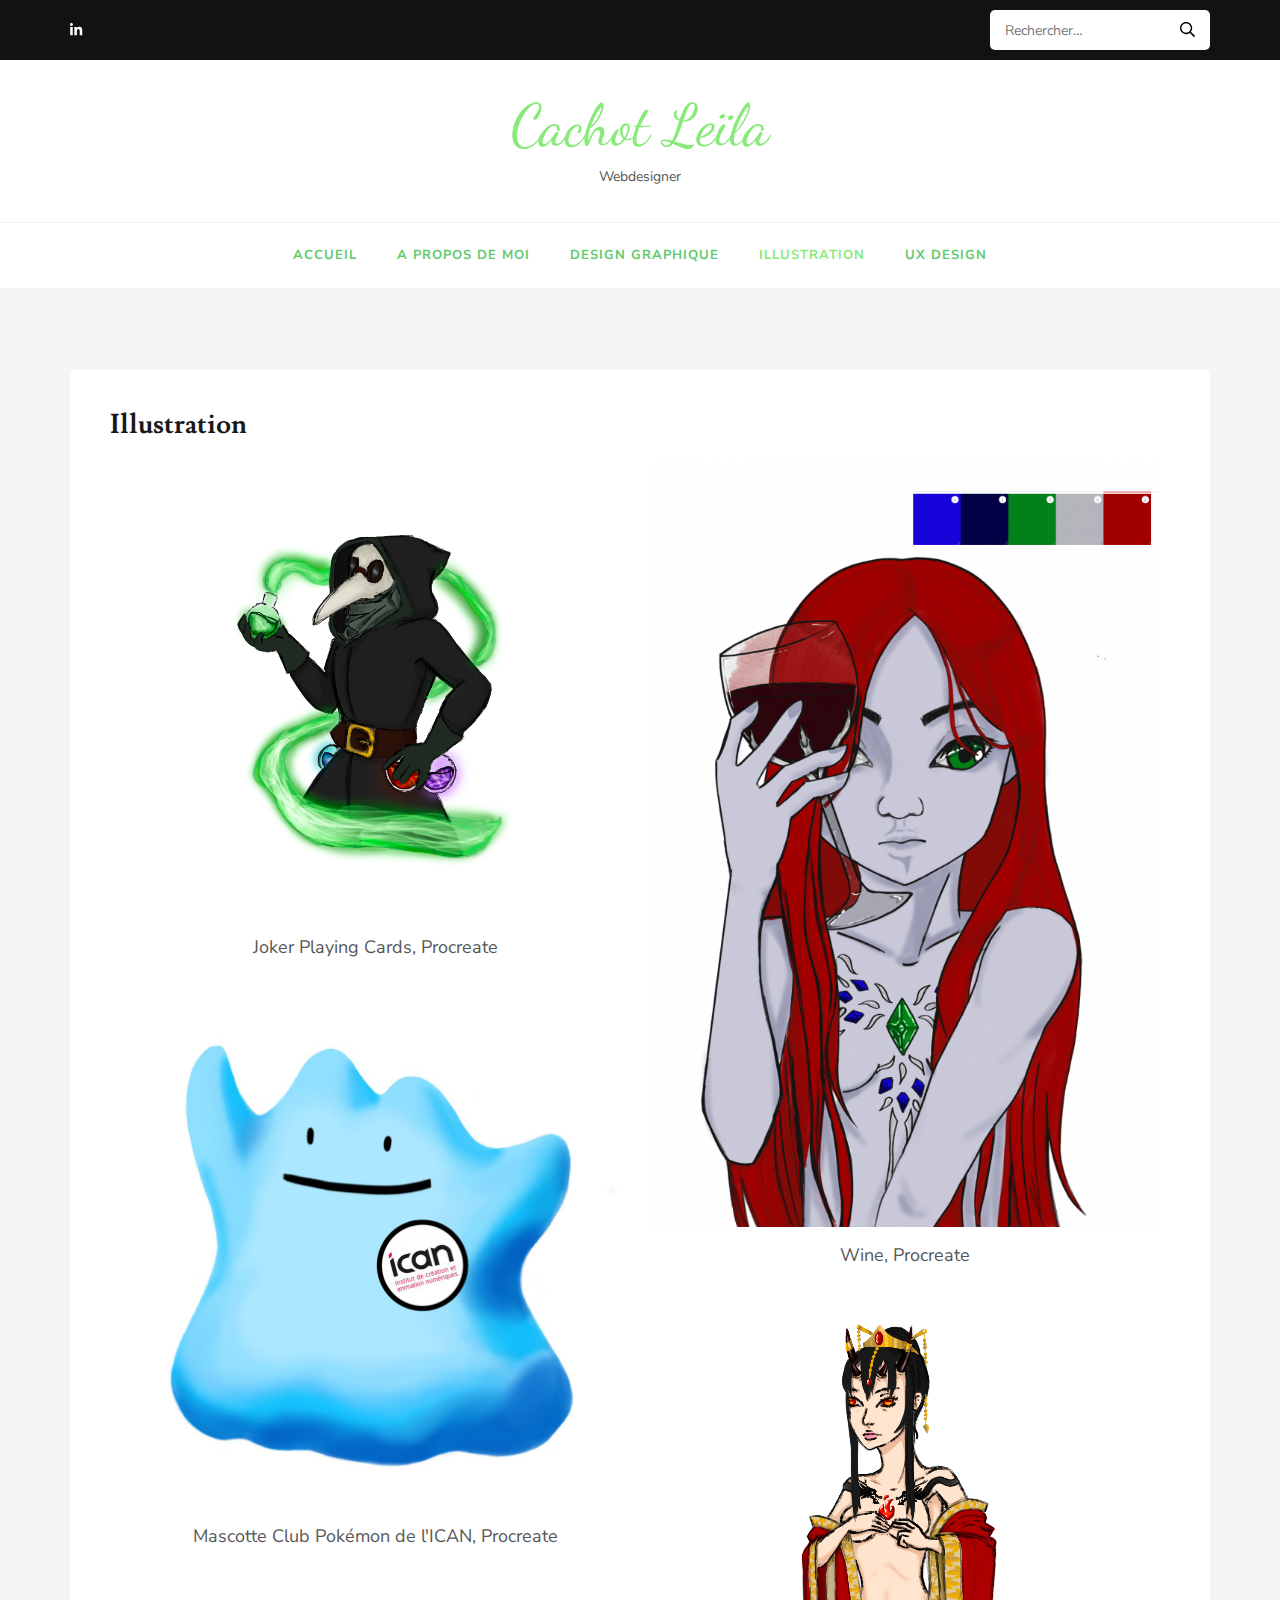
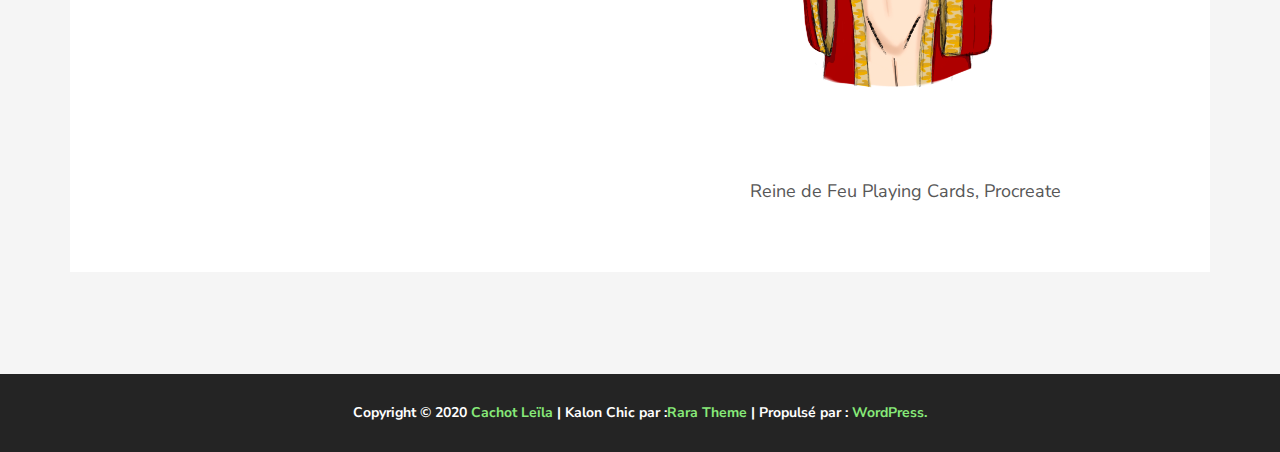
<file: digital-painting/index.html>
<!DOCTYPE html>
<html lang="fr-FR">
<head itemscope itemtype="http://schema.org/WebSite">
<meta charset="UTF-8">
<meta name="viewport" content="width=device-width, initial-scale=1">
<link rel="profile" href="http://gmpg.org/xfn/11">
<link rel="pingback" href="https://lcachot.github.io/portfolio/xmlrpc.php">


	<!-- This site is optimized with the Yoast SEO plugin v14.4.1 - https://yoast.com/wordpress/plugins/seo/ -->
	<title>Illustration - Cachot Leïla</title>
	<meta name="robots" content="index, follow" />
	<meta name="googlebot" content="index, follow, max-snippet:-1, max-image-preview:large, max-video-preview:-1" />
	<meta name="bingbot" content="index, follow, max-snippet:-1, max-image-preview:large, max-video-preview:-1" />
	<link rel="canonical" href="https://lcachot.github.io/portfolio/digital-painting/" />
	<meta property="og:locale" content="fr_FR" />
	<meta property="og:type" content="article" />
	<meta property="og:title" content="Illustration - Cachot Leïla" />
	<meta property="og:description" content="Joker Playing Cards, Procreate Mascotte Club Pokémon de l&rsquo;ICAN, Procreate Wine, Procreate Reine de Feu Playing Cards, Procreate" />
	<meta property="og:url" content="https://lcachot.github.io/portfolio/digital-painting/" />
	<meta property="og:site_name" content="Cachot Leïla" />
	<meta property="article:modified_time" content="2020-07-17T13:31:51+00:00" />
	<meta property="og:image" content="https://lcachot.github.io/portfolio/wp-content/uploads/2020/06/Cartes.png" />
	<meta name="twitter:card" content="summary_large_image" />
	<script type="application/ld+json" class="yoast-schema-graph">{
	    "@context": "https://schema.org",
	    "@graph": [
	        {
	            "@type": "WebSite",
	            "@id": "https://lcachot.github.io/portfolio/#website",
	            "url": "https://lcachot.github.io/portfolio/",
	            "name": "Cachot Le\u00efla",
	            "description": "Webdesigner ",
	            "potentialAction": [
	                {
	                    "@type": "SearchAction",
	                    "target": "https://lcachot.github.io/portfolio/?s={search_term_string}",
	                    "query-input": "required name=search_term_string"
	                }
	            ],
	            "inLanguage": "fr-FR"
	        },
	        {
	            "@type": "ImageObject",
	            "@id": "https://lcachot.github.io/portfolio/digital-painting/#primaryimage",
	            "inLanguage": "fr-FR",
	            "url": "https://lcachot.github.io/portfolio/wp-content/uploads/2020/06/Cartes.png",
	            "width": 322,
	            "height": 457
	        },
	        {
	            "@type": "WebPage",
	            "@id": "https://lcachot.github.io/portfolio/digital-painting/#webpage",
	            "url": "https://lcachot.github.io/portfolio/digital-painting/",
	            "name": "Illustration - Cachot Le\u00efla",
	            "isPartOf": {
	                "@id": "https://lcachot.github.io/portfolio/#website"
	            },
	            "primaryImageOfPage": {
	                "@id": "https://lcachot.github.io/portfolio/digital-painting/#primaryimage"
	            },
	            "datePublished": "2020-06-28T17:46:26+00:00",
	            "dateModified": "2020-07-17T13:31:51+00:00",
	            "inLanguage": "fr-FR",
	            "potentialAction": [
	                {
	                    "@type": "ReadAction",
	                    "target": [
	                        "https://lcachot.github.io/portfolio/digital-painting/"
	                    ]
	                }
	            ]
	        }
	    ]
	}</script>
	<!-- / Yoast SEO plugin. -->


<link rel='dns-prefetch' href='//fonts.googleapis.com' />
<link rel='dns-prefetch' href='//s.w.org' />
<link rel="alternate" type="application/rss+xml" title="Cachot Leïla &raquo; Flux" href="https://lcachot.github.io/portfolio/feed/" />
<link rel="alternate" type="application/rss+xml" title="Cachot Leïla &raquo; Flux des commentaires" href="https://lcachot.github.io/portfolio/comments/feed/" />
		<script type="text/javascript">
			window._wpemojiSettings = {"baseUrl":"https:\/\/s.w.org\/images\/core\/emoji\/12.0.0-1\/72x72\/","ext":".png","svgUrl":"https:\/\/s.w.org\/images\/core\/emoji\/12.0.0-1\/svg\/","svgExt":".svg","source":{"concatemoji":"https:\/\/lcachot.github.io\/portfolio\/wp-includes\/js\/wp-emoji-release.min.js?ver=5.4.2"}};
			/*! This file is auto-generated */
			!function(e,a,t){var r,n,o,i,p=a.createElement("canvas"),s=p.getContext&&p.getContext("2d");function c(e,t){var a=String.fromCharCode;s.clearRect(0,0,p.width,p.height),s.fillText(a.apply(this,e),0,0);var r=p.toDataURL();return s.clearRect(0,0,p.width,p.height),s.fillText(a.apply(this,t),0,0),r===p.toDataURL()}function l(e){if(!s||!s.fillText)return!1;switch(s.textBaseline="top",s.font="600 32px Arial",e){case"flag":return!c([127987,65039,8205,9895,65039],[127987,65039,8203,9895,65039])&&(!c([55356,56826,55356,56819],[55356,56826,8203,55356,56819])&&!c([55356,57332,56128,56423,56128,56418,56128,56421,56128,56430,56128,56423,56128,56447],[55356,57332,8203,56128,56423,8203,56128,56418,8203,56128,56421,8203,56128,56430,8203,56128,56423,8203,56128,56447]));case"emoji":return!c([55357,56424,55356,57342,8205,55358,56605,8205,55357,56424,55356,57340],[55357,56424,55356,57342,8203,55358,56605,8203,55357,56424,55356,57340])}return!1}function d(e){var t=a.createElement("script");t.src=e,t.defer=t.type="text/javascript",a.getElementsByTagName("head")[0].appendChild(t)}for(i=Array("flag","emoji"),t.supports={everything:!0,everythingExceptFlag:!0},o=0;o<i.length;o++)t.supports[i[o]]=l(i[o]),t.supports.everything=t.supports.everything&&t.supports[i[o]],"flag"!==i[o]&&(t.supports.everythingExceptFlag=t.supports.everythingExceptFlag&&t.supports[i[o]]);t.supports.everythingExceptFlag=t.supports.everythingExceptFlag&&!t.supports.flag,t.DOMReady=!1,t.readyCallback=function(){t.DOMReady=!0},t.supports.everything||(n=function(){t.readyCallback()},a.addEventListener?(a.addEventListener("DOMContentLoaded",n,!1),e.addEventListener("load",n,!1)):(e.attachEvent("onload",n),a.attachEvent("onreadystatechange",function(){"complete"===a.readyState&&t.readyCallback()})),(r=t.source||{}).concatemoji?d(r.concatemoji):r.wpemoji&&r.twemoji&&(d(r.twemoji),d(r.wpemoji)))}(window,document,window._wpemojiSettings);
		</script>
		<style type="text/css">
img.wp-smiley,
img.emoji {
	display: inline !important;
	border: none !important;
	box-shadow: none !important;
	height: 1em !important;
	width: 1em !important;
	margin: 0 .07em !important;
	vertical-align: -0.1em !important;
	background: none !important;
	padding: 0 !important;
}
</style>
	<link rel='stylesheet' id='wp-block-library-css'  href='https://lcachot.github.io/portfolio/wp-includes/css/dist/block-library/style.min.css?ver=5.4.2' type='text/css' media='all' />
<link rel='stylesheet' id='kalon-style-css'  href='https://lcachot.github.io/portfolio/wp-content/themes/kalon/style.css?ver=5.4.2' type='text/css' media='all' />
<link rel='stylesheet' id='kalon-chic-style-css'  href='https://lcachot.github.io/portfolio/wp-content/themes/kalon-chic/style.css?ver=1.0.1' type='text/css' media='all' />
<link rel='stylesheet' id='kalon-chic-google-fonts-css'  href='//fonts.googleapis.com/css?family=Lusitana:400,700|Nunito+Sans:400,400i,700,700i|Dancing%20Script:400,700&#038;subset=latin,latin-ext' type='text/css' media='all' />
<link rel='stylesheet' id='owl-carousel-css'  href='https://lcachot.github.io/portfolio/wp-content/themes/kalon/css/owl.carousel.min.css?ver=2.2.1' type='text/css' media='all' />
<link rel='stylesheet' id='owl-theme-default-css'  href='https://lcachot.github.io/portfolio/wp-content/themes/kalon/css/owl.theme.default.min.css?ver=2.2.1' type='text/css' media='all' />
<link rel='stylesheet' id='elementor-icons-css'  href='https://lcachot.github.io/portfolio/wp-content/plugins/elementor/assets/lib/eicons/css/elementor-icons.min.css?ver=5.7.0' type='text/css' media='all' />
<link rel='stylesheet' id='elementor-animations-css'  href='https://lcachot.github.io/portfolio/wp-content/plugins/elementor/assets/lib/animations/animations.min.css?ver=2.9.13' type='text/css' media='all' />
<link rel='stylesheet' id='elementor-frontend-css'  href='https://lcachot.github.io/portfolio/wp-content/plugins/elementor/assets/css/frontend.min.css?ver=2.9.13' type='text/css' media='all' />
<link rel='stylesheet' id='elementor-global-css'  href='https://lcachot.github.io/portfolio/wp-content/uploads/elementor/css/global.css?ver=1593365399' type='text/css' media='all' />
<link rel='stylesheet' id='elementor-post-19-css'  href='https://lcachot.github.io/portfolio/wp-content/uploads/elementor/css/post-19.css?ver=1595000699' type='text/css' media='all' />
<script type='text/javascript' src='https://lcachot.github.io/portfolio/wp-includes/js/jquery/jquery.js?ver=1.12.4-wp'></script>
<script type='text/javascript' src='https://lcachot.github.io/portfolio/wp-includes/js/jquery/jquery-migrate.min.js?ver=1.4.1'></script>
<link rel='https://api.w.org/' href='https://lcachot.github.io/portfolio/wp-json/' />
<link rel="EditURI" type="application/rsd+xml" title="RSD" href="https://lcachot.github.io/portfolio/xmlrpc.php?rsd" />
<link rel="wlwmanifest" type="application/wlwmanifest+xml" href="https://lcachot.github.io/portfolio/wp-includes/wlwmanifest.xml" /> 
<meta name="generator" content="WordPress 5.4.2" />
<link rel='shortlink' href='https://lcachot.github.io/portfolio/?p=45' />
<link rel="alternate" type="application/json+oembed" href="https://lcachot.github.io/portfolio/wp-json/oembed/1.0/embed?url=https%3A%2F%2Flcachot.github.io%2Fportfolio%2Fdigital-painting%2F" />
<link rel="alternate" type="text/xml+oembed" href="https://lcachot.github.io/portfolio/wp-json/oembed/1.0/embed?url=https%3A%2F%2Flcachot.github.io%2Fportfolio%2Fdigital-painting%2F&#038;format=xml" />
<style type="text/css">.recentcomments a{display:inline !important;padding:0 !important;margin:0 !important;}</style>		<style type="text/css" id="wp-custom-css">
			/*
.site-branding .site-title a {
    colo;
*/

body.page-id-89 #page > header div:nth-child(2){
	display: none;
}

body.page-id-89 h1{
	display: none;
}

.site-content {
	background-color : #f5f5f5
}		</style>
		<style type='text/css' media='all'>        :root{
            --primary-color: #87ea79;
        }
        .post .read-more:after{
            background: url("data:image/svg+xml;charset=utf8,%3Csvg xmlns='http://www.w3.org/2000/svg' fill='%2387ea79' viewBox='0 0 448 512'%3E%3Cpath d='M340.485 366l99.03-99.029c4.686-4.686 4.686-12.284 0-16.971l-99.03-99.029c-7.56-7.56-20.485-2.206-20.485 8.485v71.03H12c-6.627 0-12 5.373-12 12v32c0 6.627 5.373 12 12 12h308v71.03c0 10.689 12.926 16.043 20.485 8.484z'/%3E%3C/svg%3E") center center no-repeat;
        }

        .banner-text .text .read-more:hover:after,
        .banner-text .text .read-more:focus:after{
            background: url("data:image/svg+xml;charset=utf8,%3Csvg xmlns='http://www.w3.org/2000/svg' fill='%2387ea79' viewBox='0 0 448 512'%3E%3Cpath d='M340.485 366l99.03-99.029c4.686-4.686 4.686-12.284 0-16.971l-99.03-99.029c-7.56-7.56-20.485-2.206-20.485 8.485v71.03H12c-6.627 0-12 5.373-12 12v32c0 6.627 5.373 12 12 12h308v71.03c0 10.689 12.926 16.043 20.485 8.484z'/%3E%3C/svg%3E") center center no-repeat;
            -webkit-transform: translate(10px, -50%);
            -moz-transform: translate(10px, -50%);
            transform: translate(10px, -50%);
        }

        .post .read-more:hover:after,
        .post .read-more:focus:after{
            background: url("data:image/svg+xml;charset=utf8,%3Csvg xmlns='http://www.w3.org/2000/svg' fill='%2387ea79' viewBox='0 0 448 512'%3E%3Cpath d='M340.485 366l99.03-99.029c4.686-4.686 4.686-12.284 0-16.971l-99.03-99.029c-7.56-7.56-20.485-2.206-20.485 8.485v71.03H12c-6.627 0-12 5.373-12 12v32c0 6.627 5.373 12 12 12h308v71.03c0 10.689 12.926 16.043 20.485 8.484z'/%3E%3C/svg%3E") center center no-repeat;
        }

        .widget-area .widget.widget_kalon_featured_post .readmore:after{
            background: url("data:image/svg+xml;charset=utf8,%3Csvg xmlns='http://www.w3.org/2000/svg' fill='%2387ea79' viewBox='0 0 448 512'%3E%3Cpath d='M340.485 366l99.03-99.029c4.686-4.686 4.686-12.284 0-16.971l-99.03-99.029c-7.56-7.56-20.485-2.206-20.485 8.485v71.03H12c-6.627 0-12 5.373-12 12v32c0 6.627 5.373 12 12 12h308v71.03c0 10.689 12.926 16.043 20.485 8.484z'/%3E%3C/svg%3E") center center no-repeat;
        }

        .post .entry-content blockquote:before,
        .page .entry-content blockquote:before{
            background-image: url('data:image/svg+xml; utf-8, <svg xmlns="http://www.w3.org/2000/svg" width="33.576" height="22.415" viewBox="0 0 33.576 22.415"><g transform="translate(-7.924 -21.936)" fill="%2387ea79"><g transform="translate(7.924 21.936)"><path d="M24.276,30.09a8.153,8.153,0,0,0-8.154-8.154c-4.5,0-7.772,3.525-8.154,8.012-.582,6.847,4.619,12.58,10.934,14.4a8.147,8.147,0,0,1-3.9-6.2,7.969,7.969,0,0,0,1.124.089A8.153,8.153,0,0,0,24.276,30.09Z" transform="translate(-7.924 -21.936)"/><path d="M67.4,30.09a8.153,8.153,0,0,0-8.154-8.154c-4.5,0-7.772,3.525-8.154,8.012-.582,6.847,4.619,12.58,10.935,14.4a8.148,8.148,0,0,1-3.9-6.2,7.974,7.974,0,0,0,1.124.089A8.153,8.153,0,0,0,67.4,30.09Z" transform="translate(-33.829 -21.936)"/></g></g></svg>');
        }
    </style></head>

<body class="page-template-default page page-id-45 full-width elementor-default elementor-kit-19 elementor-page elementor-page-45" itemscope itemtype="http://schema.org/WebPage">
<div id="page" class="site">
    <a class="skip-link screen-reader-text" href="#content">Aller au contenu (Pressez Entrée)</a>

    	<div class="mobile-site-header" id="mobile-masthead" role="banner" itemscope itemtype="http://schema.org/WPHeader">
        <div class="container">
            <div class="mobile-site-branding">
            	                <p class="mobile-site-title site-title" itemprop="name"><a href="https://lcachot.github.io/portfolio/" rel="home" itemprop="url">Cachot Leïla</a></p>
                                    <p class="mobile-site-description site-description" itemprop="description">Webdesigner </p>
                            </div> <!-- .mobile-site-branding -->
            <button class="btn-menu-opener" type="button">
                <span></span>
                <span></span>
                <span></span>
            </button>
        </div> <!-- .container -->
        <div class="mobile-menu">
            <nav id="mobile-site-navigation" class="mobile-main-navigation" role="navigation" itemscope itemtype="http://schema.org/SiteNavigationElement">
                <div class="menu">
                     <div class="menu-principal-container"><ul id="menu-principal" class=""><li id="menu-item-122" class="menu-item menu-item-type-post_type menu-item-object-page menu-item-home menu-item-122"><a href="https://lcachot.github.io/portfolio/">Accueil</a></li>
<li id="menu-item-118" class="menu-item menu-item-type-post_type menu-item-object-page menu-item-118"><a href="https://lcachot.github.io/portfolio/contactez-moi/">A propos de moi</a></li>
<li id="menu-item-120" class="menu-item menu-item-type-post_type menu-item-object-page menu-item-120"><a href="https://lcachot.github.io/portfolio/design-graphique/">Design Graphique</a></li>
<li id="menu-item-121" class="menu-item menu-item-type-post_type menu-item-object-page current-menu-item page_item page-item-45 current_page_item menu-item-121"><a href="https://lcachot.github.io/portfolio/digital-painting/" aria-current="page">Illustration</a></li>
<li id="menu-item-119" class="menu-item menu-item-type-post_type menu-item-object-page menu-item-119"><a href="https://lcachot.github.io/portfolio/ux-design/">UX Design</a></li>
</ul></div>                </div>
            </nav> <!-- .mobile-main-navigation -->
                <ul class="social-networks">
		            <li><a href="https://www.linkedin.com/in/le%C3%AFla-cachot-1b9397194/" target="_blank" title="LinkedIn"><span class="fa fa-linkedin"></span></a></li>
        	</ul>
            </div>
    </div> <!-- .mobile-site-header -->
		    <header id="masthead" class="site-header" role="banner" itemscope itemtype="http://schema.org/WPHeader">
        <div class="header-top">
            <div class="container">
                    <ul class="social-networks">
		            <li><a href="https://www.linkedin.com/in/le%C3%AFla-cachot-1b9397194/" target="_blank" title="LinkedIn"><span class="fa fa-linkedin"></span></a></li>
        	</ul>
                    <div class="search-holder">
                    <form role="search" method="get" class="search-form" action="https://lcachot.github.io/portfolio/">
				<label>
					<span class="screen-reader-text">Rechercher :</span>
					<input type="search" class="search-field" placeholder="Rechercher…" value="" name="s" />
				</label>
				<input type="submit" class="search-submit" value="Rechercher" />
			</form>                </div>
            </div>
        </div>
        <div class="site-branding" itemscope itemtype="http://schema.org/Organization">
                                <p class="site-title" itemprop="name"><a href="https://lcachot.github.io/portfolio/" rel="home" itemprop="url">Cachot Leïla</a></p>
                                   <p class="site-description" itemprop="description">Webdesigner </p>
                    </div><!-- .site-branding -->
        <div class="header-bottom">
            <div class="container">
                <nav id="site-navigation" class="main-navigation" role="navigation" itemscope itemtype="http://schema.org/SiteNavigationElement">
                    <div class="menu">
                         <div class="menu-principal-container"><ul id="menu-principal-1" class=""><li class="menu-item menu-item-type-post_type menu-item-object-page menu-item-home menu-item-122"><a href="https://lcachot.github.io/portfolio/">Accueil</a></li>
<li class="menu-item menu-item-type-post_type menu-item-object-page menu-item-118"><a href="https://lcachot.github.io/portfolio/contactez-moi/">A propos de moi</a></li>
<li class="menu-item menu-item-type-post_type menu-item-object-page menu-item-120"><a href="https://lcachot.github.io/portfolio/design-graphique/">Design Graphique</a></li>
<li class="menu-item menu-item-type-post_type menu-item-object-page current-menu-item page_item page-item-45 current_page_item menu-item-121"><a href="https://lcachot.github.io/portfolio/digital-painting/" aria-current="page">Illustration</a></li>
<li class="menu-item menu-item-type-post_type menu-item-object-page menu-item-119"><a href="https://lcachot.github.io/portfolio/ux-design/">UX Design</a></li>
</ul></div>                    </div>
                </nav>
            </div>
        </div>
    </header><!-- #masthead -->
    	<div id="content" class="site-content">
	   	<div class="container">
                           <div class="row">
    
			       
    <div id="primary" class="content-area">
    	<main id="main" class="site-main" role="main">
    
    		
<article id="post-45" class="post-45 page type-page status-publish hentry">
	<header class="entry-header">
		<h1 class="entry-title">Illustration</h1>	</header><!-- .entry-header -->
	
    
	<div class="entry-content">
				<div data-elementor-type="wp-page" data-elementor-id="45" class="elementor elementor-45" data-elementor-settings="[]">
			<div class="elementor-inner">
				<div class="elementor-section-wrap">
							<section class="elementor-element elementor-element-9908a01 elementor-section-full_width elementor-section-height-default elementor-section-height-default elementor-section elementor-top-section" data-id="9908a01" data-element_type="section">
						<div class="elementor-container elementor-column-gap-default">
				<div class="elementor-row">
				<div class="elementor-element elementor-element-722fb53 elementor-column elementor-col-50 elementor-top-column" data-id="722fb53" data-element_type="column">
			<div class="elementor-column-wrap  elementor-element-populated">
					<div class="elementor-widget-wrap">
				<div class="elementor-element elementor-element-6fec586 elementor-widget elementor-widget-image" data-id="6fec586" data-element_type="widget" data-widget_type="image.default">
				<div class="elementor-widget-container">
					<div class="elementor-image">
							<figure class="wp-caption">
										<img width="322" height="457" src="https://lcachot.github.io/portfolio/wp-content/uploads/2020/06/Cartes.png" class="attachment-large size-large" alt="" srcset="https://lcachot.github.io/portfolio/wp-content/uploads/2020/06/Cartes.png 322w, https://lcachot.github.io/portfolio/wp-content/uploads/2020/06/Cartes-211x300.png 211w, https://lcachot.github.io/portfolio/wp-content/uploads/2020/06/Cartes-42x60.png 42w" sizes="(max-width: 322px) 100vw, 322px" />											<figcaption class="widget-image-caption wp-caption-text">Joker Playing Cards, Procreate</figcaption>
										</figure>
					</div>
				</div>
				</div>
				<div class="elementor-element elementor-element-9c68b62 elementor-widget elementor-widget-image" data-id="9c68b62" data-element_type="widget" data-widget_type="image.default">
				<div class="elementor-widget-container">
					<div class="elementor-image">
							<figure class="wp-caption">
										<img width="1024" height="1024" src="https://lcachot.github.io/portfolio/wp-content/uploads/2020/06/Logo_Asso_Pokémon_ICAN-1-1024x1024.jpg" class="attachment-large size-large" alt="" srcset="https://lcachot.github.io/portfolio/wp-content/uploads/2020/06/Logo_Asso_Pokémon_ICAN-1-1024x1024.jpg 1024w, https://lcachot.github.io/portfolio/wp-content/uploads/2020/06/Logo_Asso_Pokémon_ICAN-1-300x300.jpg 300w, https://lcachot.github.io/portfolio/wp-content/uploads/2020/06/Logo_Asso_Pokémon_ICAN-1-150x150.jpg 150w, https://lcachot.github.io/portfolio/wp-content/uploads/2020/06/Logo_Asso_Pokémon_ICAN-1-768x768.jpg 768w, https://lcachot.github.io/portfolio/wp-content/uploads/2020/06/Logo_Asso_Pokémon_ICAN-1-1536x1536.jpg 1536w, https://lcachot.github.io/portfolio/wp-content/uploads/2020/06/Logo_Asso_Pokémon_ICAN-1-60x60.jpg 60w, https://lcachot.github.io/portfolio/wp-content/uploads/2020/06/Logo_Asso_Pokémon_ICAN-1.jpg 2048w" sizes="(max-width: 1024px) 100vw, 1024px" />											<figcaption class="widget-image-caption wp-caption-text">Mascotte Club Pokémon de l'ICAN, Procreate</figcaption>
										</figure>
					</div>
				</div>
				</div>
						</div>
			</div>
		</div>
				<div class="elementor-element elementor-element-2862438 elementor-column elementor-col-50 elementor-top-column" data-id="2862438" data-element_type="column">
			<div class="elementor-column-wrap  elementor-element-populated">
					<div class="elementor-widget-wrap">
				<div class="elementor-element elementor-element-7e8e0e0 elementor-widget elementor-widget-image" data-id="7e8e0e0" data-element_type="widget" data-widget_type="image.default">
				<div class="elementor-widget-container">
					<div class="elementor-image">
							<figure class="wp-caption">
										<img width="683" height="1024" src="https://lcachot.github.io/portfolio/wp-content/uploads/2020/06/Hebdo_Palette-683x1024.png" class="attachment-large size-large" alt="" srcset="https://lcachot.github.io/portfolio/wp-content/uploads/2020/06/Hebdo_Palette-683x1024.png 683w, https://lcachot.github.io/portfolio/wp-content/uploads/2020/06/Hebdo_Palette-200x300.png 200w, https://lcachot.github.io/portfolio/wp-content/uploads/2020/06/Hebdo_Palette-768x1152.png 768w, https://lcachot.github.io/portfolio/wp-content/uploads/2020/06/Hebdo_Palette-1024x1536.png 1024w, https://lcachot.github.io/portfolio/wp-content/uploads/2020/06/Hebdo_Palette-40x60.png 40w, https://lcachot.github.io/portfolio/wp-content/uploads/2020/06/Hebdo_Palette.png 1200w" sizes="(max-width: 683px) 100vw, 683px" />											<figcaption class="widget-image-caption wp-caption-text">Wine, Procreate</figcaption>
										</figure>
					</div>
				</div>
				</div>
				<div class="elementor-element elementor-element-59c44d9 elementor-widget elementor-widget-image" data-id="59c44d9" data-element_type="widget" data-widget_type="image.default">
				<div class="elementor-widget-container">
					<div class="elementor-image">
							<figure class="wp-caption">
										<img width="322" height="457" src="https://lcachot.github.io/portfolio/wp-content/uploads/2020/06/Cartes-9.png" class="attachment-large size-large" alt="" srcset="https://lcachot.github.io/portfolio/wp-content/uploads/2020/06/Cartes-9.png 322w, https://lcachot.github.io/portfolio/wp-content/uploads/2020/06/Cartes-9-211x300.png 211w, https://lcachot.github.io/portfolio/wp-content/uploads/2020/06/Cartes-9-42x60.png 42w" sizes="(max-width: 322px) 100vw, 322px" />											<figcaption class="widget-image-caption wp-caption-text">Reine de Feu Playing Cards, Procreate</figcaption>
										</figure>
					</div>
				</div>
				</div>
						</div>
			</div>
		</div>
						</div>
			</div>
		</section>
				<section class="elementor-element elementor-element-23c14d5 elementor-section-boxed elementor-section-height-default elementor-section-height-default elementor-section elementor-top-section" data-id="23c14d5" data-element_type="section">
						<div class="elementor-container elementor-column-gap-default">
				<div class="elementor-row">
				<div class="elementor-element elementor-element-af5d13a elementor-column elementor-col-100 elementor-top-column" data-id="af5d13a" data-element_type="column">
			<div class="elementor-column-wrap">
					<div class="elementor-widget-wrap">
						</div>
			</div>
		</div>
						</div>
			</div>
		</section>
						</div>
			</div>
		</div>
			</div><!-- .entry-content -->

	<footer class="entry-footer">
			</footer><!-- .entry-footer -->
</article><!-- #post-## -->
    
    	</main><!-- #main -->
    </div><!-- #primary -->
            </div><!-- .row -->
        </div><!-- .container -->
	</div><!-- #content -->
            
	<footer id="colophon" class="site-footer" role="contentinfo">
    
		
		<div class="site-info"><p>Copyright &copy; 2020 <a href="https://lcachot.github.io/portfolio/">Cachot Leïla</a> &verbar; Kalon Chic par :<a href="https://rarathemes.com/" rel="nofollow" target="_blank">Rara Theme</a> &verbar; Propulsé par : <a href="https://fr.wordpress.org/" target="_blank">WordPress.</a></p></div>        
	</footer><!-- #colophon -->
    <div class="overlay"></div>
</div><!-- #page -->
<script type='text/javascript' src='https://lcachot.github.io/portfolio/wp-includes/js/imagesloaded.min.js?ver=3.2.0'></script>
<script type='text/javascript' src='https://lcachot.github.io/portfolio/wp-includes/js/masonry.min.js?ver=3.3.2'></script>
<script type='text/javascript' src='https://lcachot.github.io/portfolio/wp-content/themes/kalon-chic/js/custom.js?ver=1.0.0'></script>
<script type='text/javascript' src='https://lcachot.github.io/portfolio/wp-content/themes/kalon/js/owl.carousel.min.js?ver=2.2.1'></script>
<script type='text/javascript' src='https://lcachot.github.io/portfolio/wp-content/themes/kalon/js/owlcarousel2-a11ylayer.min.js?ver=0.2.1'></script>
<script type='text/javascript' src='https://lcachot.github.io/portfolio/wp-content/themes/kalon/js/all.min.js?ver=5.6.3'></script>
<script type='text/javascript' src='https://lcachot.github.io/portfolio/wp-content/themes/kalon/js/v4-shims.min.js?ver=5.6.3'></script>
<script type='text/javascript'>
/* <![CDATA[ */
var kalon_data = {"auto":"1","loop":"1","control":"1","animation":"slide","speed":"7000","rtl":""};
/* ]]> */
</script>
<script type='text/javascript' src='https://lcachot.github.io/portfolio/wp-content/themes/kalon/js/custom.min.js?ver=20151228'></script>
<script type='text/javascript' src='https://lcachot.github.io/portfolio/wp-includes/js/wp-embed.min.js?ver=5.4.2'></script>
<script type='text/javascript' src='https://lcachot.github.io/portfolio/wp-content/plugins/elementor/assets/js/frontend-modules.min.js?ver=2.9.13'></script>
<script type='text/javascript' src='https://lcachot.github.io/portfolio/wp-includes/js/jquery/ui/position.min.js?ver=1.11.4'></script>
<script type='text/javascript' src='https://lcachot.github.io/portfolio/wp-content/plugins/elementor/assets/lib/dialog/dialog.min.js?ver=4.7.6'></script>
<script type='text/javascript' src='https://lcachot.github.io/portfolio/wp-content/plugins/elementor/assets/lib/waypoints/waypoints.min.js?ver=4.0.2'></script>
<script type='text/javascript' src='https://lcachot.github.io/portfolio/wp-content/plugins/elementor/assets/lib/swiper/swiper.min.js?ver=5.3.6'></script>
<script type='text/javascript' src='https://lcachot.github.io/portfolio/wp-content/plugins/elementor/assets/lib/share-link/share-link.min.js?ver=2.9.13'></script>
<script type='text/javascript'>
var elementorFrontendConfig = {"environmentMode":{"edit":false,"wpPreview":false},"i18n":{"shareOnFacebook":"Partager sur Facebook","shareOnTwitter":"Partager sur Twitter","pinIt":"L\u2019\u00e9pingler","downloadImage":"T\u00e9l\u00e9charger une image"},"is_rtl":false,"breakpoints":{"xs":0,"sm":480,"md":768,"lg":1025,"xl":1440,"xxl":1600},"version":"2.9.13","urls":{"assets":"https:\/\/lcachot.github.io\/portfolio\/wp-content\/plugins\/elementor\/assets\/"},"settings":{"page":[],"general":{"elementor_global_image_lightbox":"yes","elementor_lightbox_enable_counter":"yes","elementor_lightbox_enable_fullscreen":"yes","elementor_lightbox_enable_zoom":"yes","elementor_lightbox_enable_share":"yes","elementor_lightbox_title_src":"title","elementor_lightbox_description_src":"description"},"editorPreferences":[]},"post":{"id":45,"title":"Illustration%20-%20Cachot%20Le%C3%AFla","excerpt":"","featuredImage":false}};
</script>
<script type='text/javascript' src='https://lcachot.github.io/portfolio/wp-content/plugins/elementor/assets/js/frontend.min.js?ver=2.9.13'></script>

</body>
</html>
</file>
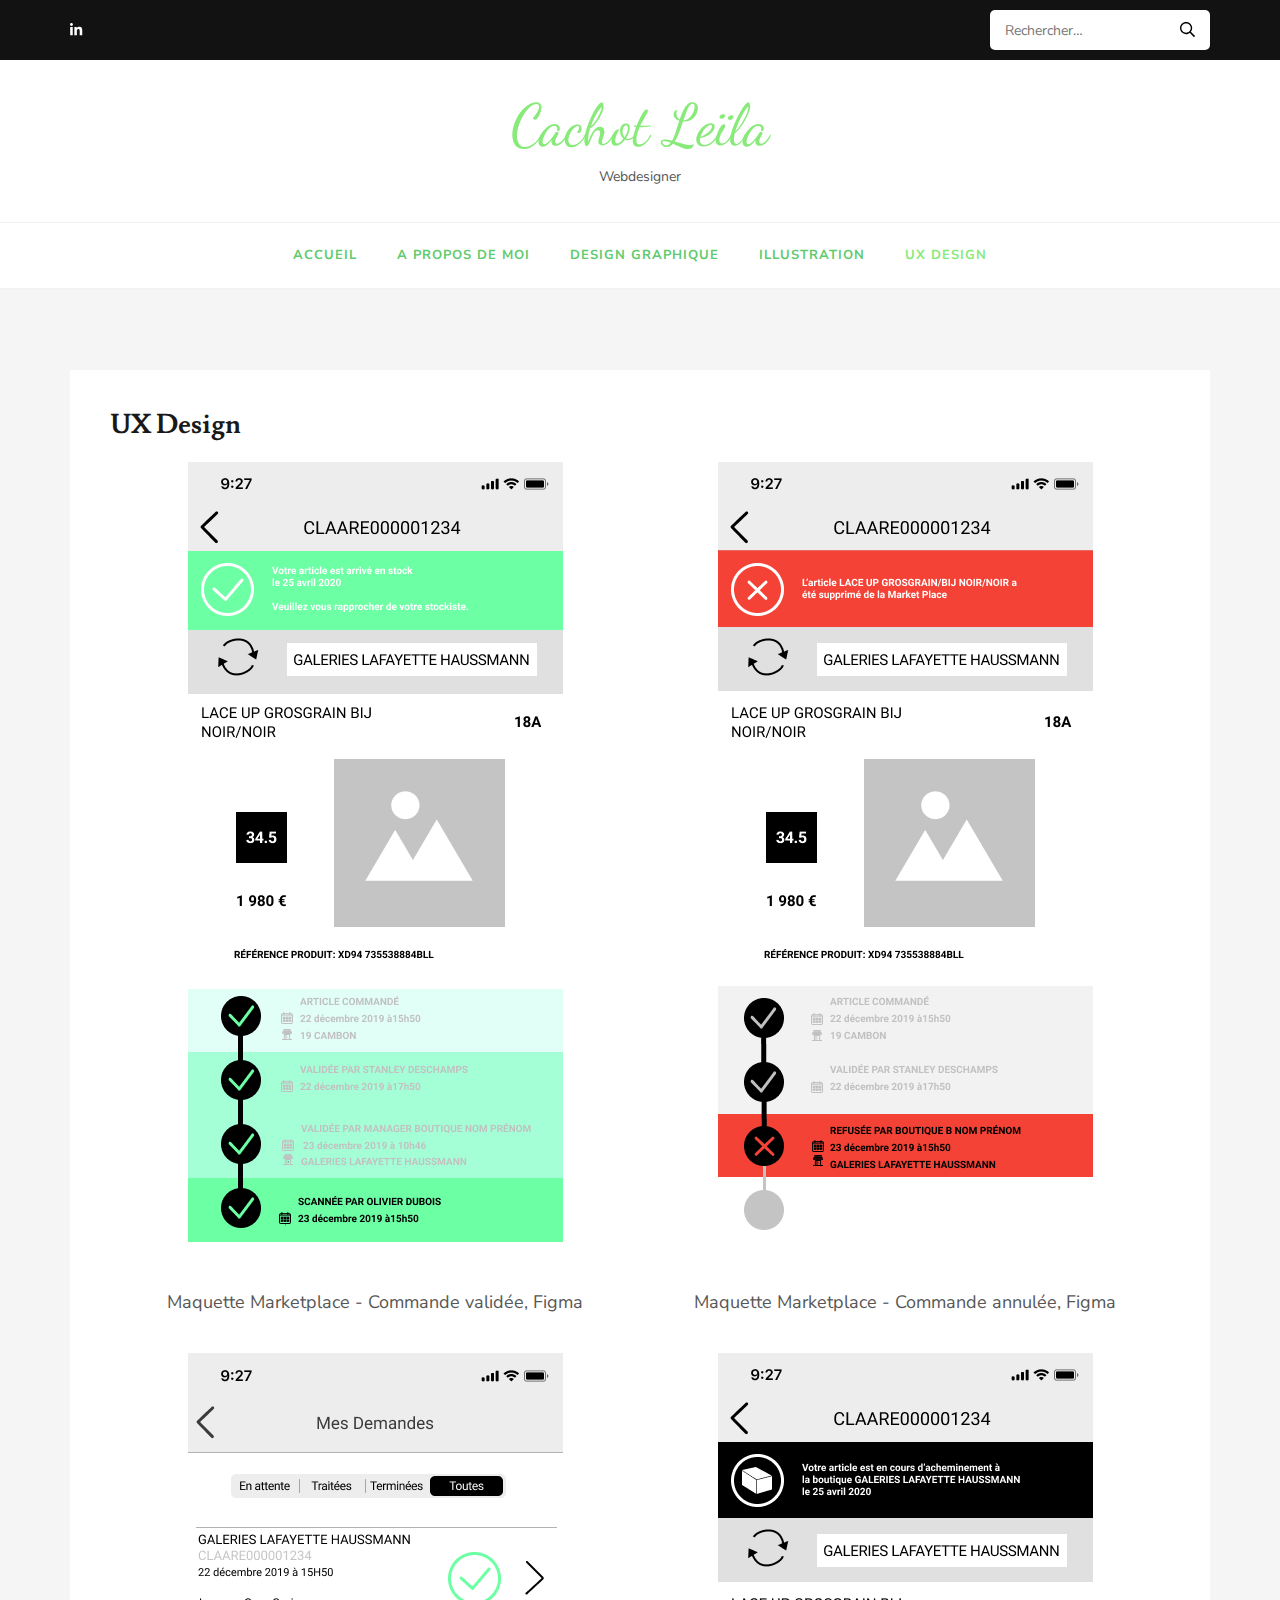
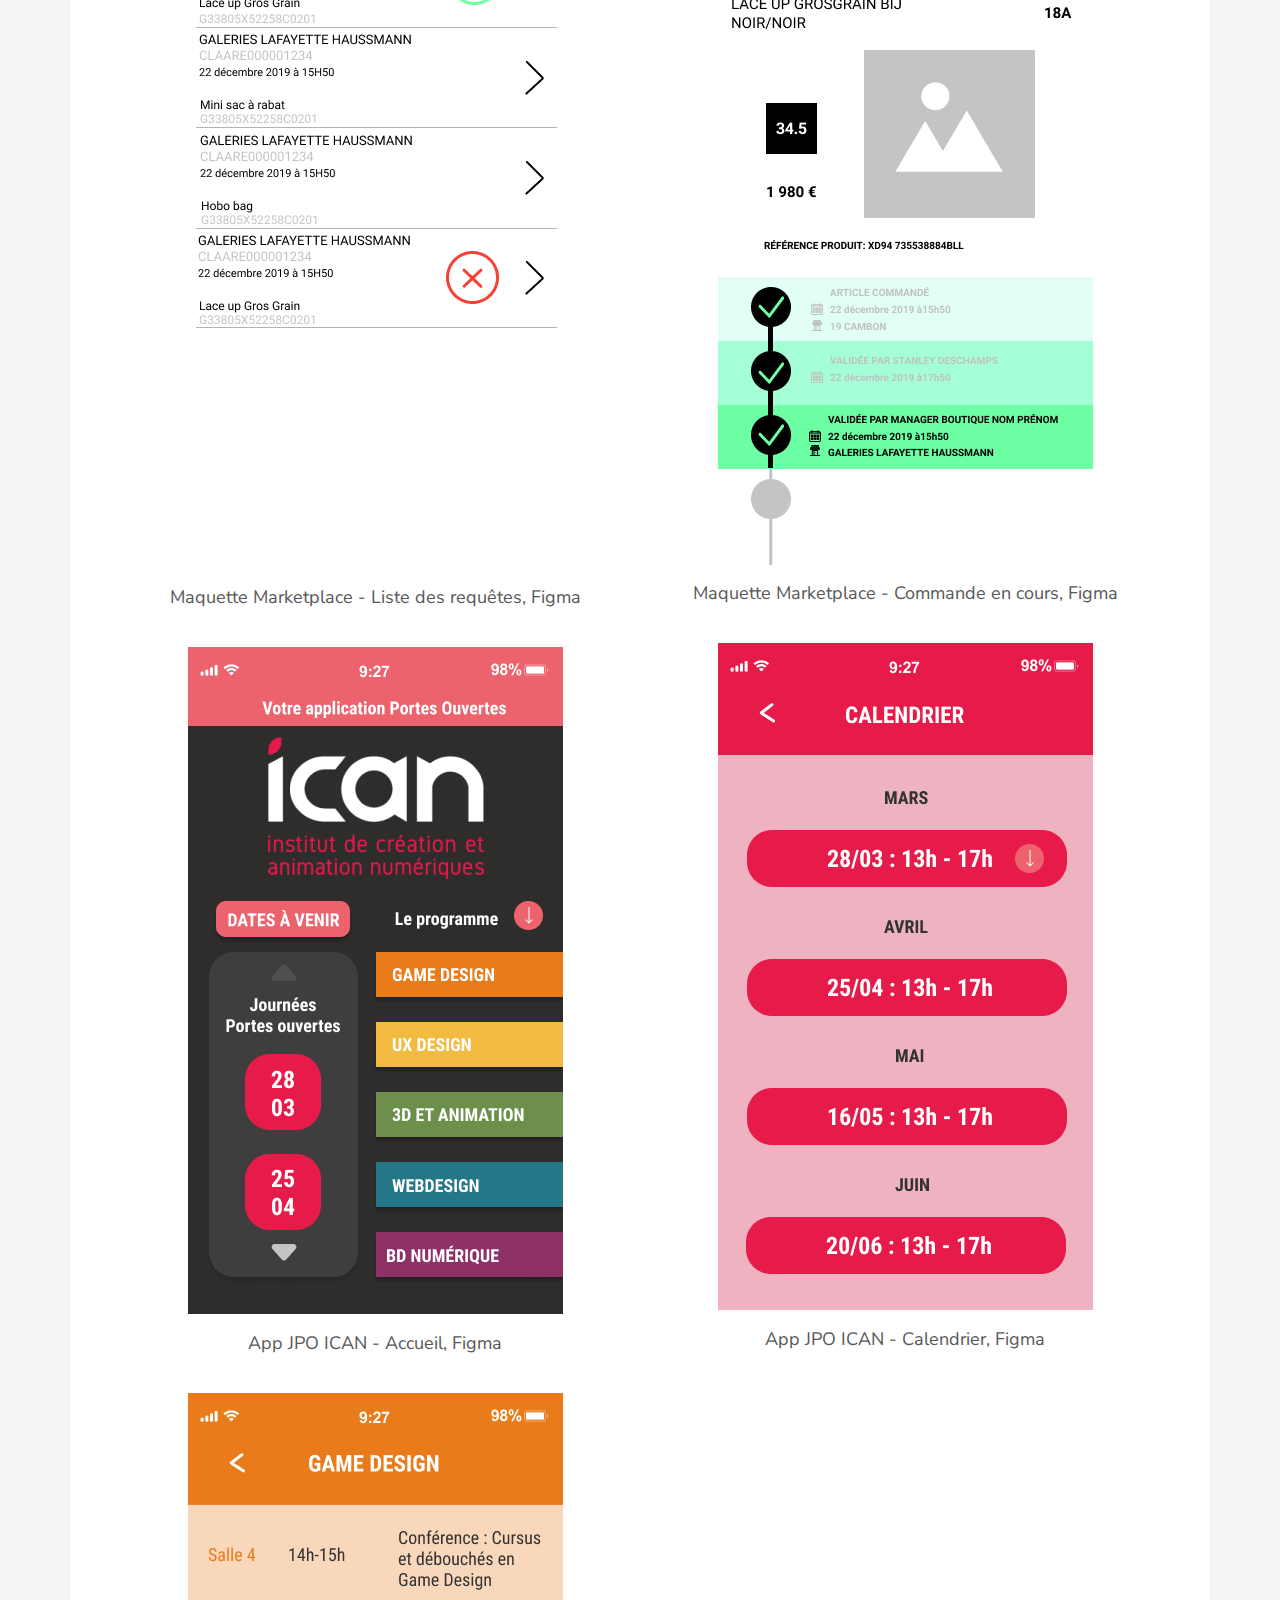
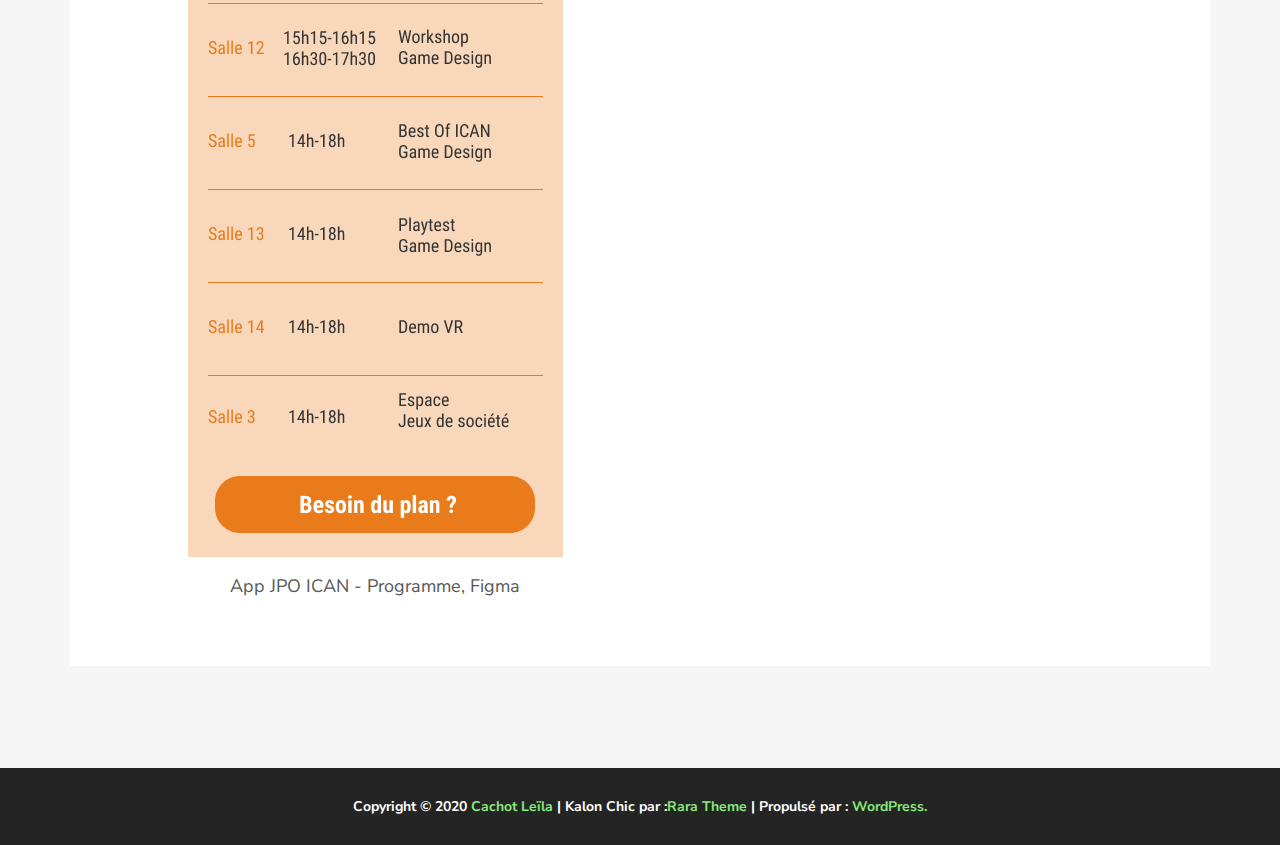
<file: ux-design/index.html>
<!DOCTYPE html>
<html lang="fr-FR">
<head itemscope itemtype="http://schema.org/WebSite">
<meta charset="UTF-8">
<meta name="viewport" content="width=device-width, initial-scale=1">
<link rel="profile" href="http://gmpg.org/xfn/11">
<link rel="pingback" href="https://lcachot.github.io/portfolio/xmlrpc.php">


	<!-- This site is optimized with the Yoast SEO plugin v14.4.1 - https://yoast.com/wordpress/plugins/seo/ -->
	<title>UX Design - Cachot Leïla</title>
	<meta name="robots" content="index, follow" />
	<meta name="googlebot" content="index, follow, max-snippet:-1, max-image-preview:large, max-video-preview:-1" />
	<meta name="bingbot" content="index, follow, max-snippet:-1, max-image-preview:large, max-video-preview:-1" />
	<link rel="canonical" href="https://lcachot.github.io/portfolio/ux-design/" />
	<meta property="og:locale" content="fr_FR" />
	<meta property="og:type" content="article" />
	<meta property="og:title" content="UX Design - Cachot Leïla" />
	<meta property="og:description" content="Maquette Marketplace &#8211; Commande validée, Figma Maquette Marketplace &#8211; Liste des requêtes, Figma App JPO ICAN &#8211; Accueil, Figma App JPO ICAN &#8211; Programme, Figma Maquette Marketplace &#8211; Commande annulée, Figma Maquette Marketplace &#8211; Commande en cours, Figma App JPO ICAN &#8211; Calendrier, Figma" />
	<meta property="og:url" content="https://lcachot.github.io/portfolio/ux-design/" />
	<meta property="og:site_name" content="Cachot Leïla" />
	<meta property="article:modified_time" content="2020-10-08T11:40:19+00:00" />
	<meta property="og:image" content="https://lcachot.github.io/portfolio/wp-content/uploads/2020/10/commande-complètée.png" />
	<meta name="twitter:card" content="summary_large_image" />
	<script type="application/ld+json" class="yoast-schema-graph">{
	    "@context": "https://schema.org",
	    "@graph": [
	        {
	            "@type": "WebSite",
	            "@id": "https://lcachot.github.io/portfolio/#website",
	            "url": "https://lcachot.github.io/portfolio/",
	            "name": "Cachot Le\u00efla",
	            "description": "Webdesigner ",
	            "potentialAction": [
	                {
	                    "@type": "SearchAction",
	                    "target": "https://lcachot.github.io/portfolio/?s={search_term_string}",
	                    "query-input": "required name=search_term_string"
	                }
	            ],
	            "inLanguage": "fr-FR"
	        },
	        {
	            "@type": "ImageObject",
	            "@id": "https://lcachot.github.io/portfolio/ux-design/#primaryimage",
	            "inLanguage": "fr-FR",
	            "url": "https://lcachot.github.io/portfolio/wp-content/uploads/2020/10/commande-compl\u00e8t\u00e9e.png",
	            "width": 375,
	            "height": 812
	        },
	        {
	            "@type": "WebPage",
	            "@id": "https://lcachot.github.io/portfolio/ux-design/#webpage",
	            "url": "https://lcachot.github.io/portfolio/ux-design/",
	            "name": "UX Design - Cachot Le\u00efla",
	            "isPartOf": {
	                "@id": "https://lcachot.github.io/portfolio/#website"
	            },
	            "primaryImageOfPage": {
	                "@id": "https://lcachot.github.io/portfolio/ux-design/#primaryimage"
	            },
	            "datePublished": "2020-06-28T18:00:55+00:00",
	            "dateModified": "2020-10-08T11:40:19+00:00",
	            "inLanguage": "fr-FR",
	            "potentialAction": [
	                {
	                    "@type": "ReadAction",
	                    "target": [
	                        "https://lcachot.github.io/portfolio/ux-design/"
	                    ]
	                }
	            ]
	        }
	    ]
	}</script>
	<!-- / Yoast SEO plugin. -->


<link rel='dns-prefetch' href='//fonts.googleapis.com' />
<link rel='dns-prefetch' href='//s.w.org' />
<link rel="alternate" type="application/rss+xml" title="Cachot Leïla &raquo; Flux" href="https://lcachot.github.io/portfolio/feed/" />
<link rel="alternate" type="application/rss+xml" title="Cachot Leïla &raquo; Flux des commentaires" href="https://lcachot.github.io/portfolio/comments/feed/" />
		<script type="text/javascript">
			window._wpemojiSettings = {"baseUrl":"https:\/\/s.w.org\/images\/core\/emoji\/12.0.0-1\/72x72\/","ext":".png","svgUrl":"https:\/\/s.w.org\/images\/core\/emoji\/12.0.0-1\/svg\/","svgExt":".svg","source":{"concatemoji":"https:\/\/lcachot.github.io\/portfolio\/wp-includes\/js\/wp-emoji-release.min.js?ver=5.4.2"}};
			/*! This file is auto-generated */
			!function(e,a,t){var r,n,o,i,p=a.createElement("canvas"),s=p.getContext&&p.getContext("2d");function c(e,t){var a=String.fromCharCode;s.clearRect(0,0,p.width,p.height),s.fillText(a.apply(this,e),0,0);var r=p.toDataURL();return s.clearRect(0,0,p.width,p.height),s.fillText(a.apply(this,t),0,0),r===p.toDataURL()}function l(e){if(!s||!s.fillText)return!1;switch(s.textBaseline="top",s.font="600 32px Arial",e){case"flag":return!c([127987,65039,8205,9895,65039],[127987,65039,8203,9895,65039])&&(!c([55356,56826,55356,56819],[55356,56826,8203,55356,56819])&&!c([55356,57332,56128,56423,56128,56418,56128,56421,56128,56430,56128,56423,56128,56447],[55356,57332,8203,56128,56423,8203,56128,56418,8203,56128,56421,8203,56128,56430,8203,56128,56423,8203,56128,56447]));case"emoji":return!c([55357,56424,55356,57342,8205,55358,56605,8205,55357,56424,55356,57340],[55357,56424,55356,57342,8203,55358,56605,8203,55357,56424,55356,57340])}return!1}function d(e){var t=a.createElement("script");t.src=e,t.defer=t.type="text/javascript",a.getElementsByTagName("head")[0].appendChild(t)}for(i=Array("flag","emoji"),t.supports={everything:!0,everythingExceptFlag:!0},o=0;o<i.length;o++)t.supports[i[o]]=l(i[o]),t.supports.everything=t.supports.everything&&t.supports[i[o]],"flag"!==i[o]&&(t.supports.everythingExceptFlag=t.supports.everythingExceptFlag&&t.supports[i[o]]);t.supports.everythingExceptFlag=t.supports.everythingExceptFlag&&!t.supports.flag,t.DOMReady=!1,t.readyCallback=function(){t.DOMReady=!0},t.supports.everything||(n=function(){t.readyCallback()},a.addEventListener?(a.addEventListener("DOMContentLoaded",n,!1),e.addEventListener("load",n,!1)):(e.attachEvent("onload",n),a.attachEvent("onreadystatechange",function(){"complete"===a.readyState&&t.readyCallback()})),(r=t.source||{}).concatemoji?d(r.concatemoji):r.wpemoji&&r.twemoji&&(d(r.twemoji),d(r.wpemoji)))}(window,document,window._wpemojiSettings);
		</script>
		<style type="text/css">
img.wp-smiley,
img.emoji {
	display: inline !important;
	border: none !important;
	box-shadow: none !important;
	height: 1em !important;
	width: 1em !important;
	margin: 0 .07em !important;
	vertical-align: -0.1em !important;
	background: none !important;
	padding: 0 !important;
}
</style>
	<link rel='stylesheet' id='wp-block-library-css'  href='https://lcachot.github.io/portfolio/wp-includes/css/dist/block-library/style.min.css?ver=5.4.2' type='text/css' media='all' />
<link rel='stylesheet' id='kalon-style-css'  href='https://lcachot.github.io/portfolio/wp-content/themes/kalon/style.css?ver=5.4.2' type='text/css' media='all' />
<link rel='stylesheet' id='kalon-chic-style-css'  href='https://lcachot.github.io/portfolio/wp-content/themes/kalon-chic/style.css?ver=1.0.1' type='text/css' media='all' />
<link rel='stylesheet' id='kalon-chic-google-fonts-css'  href='//fonts.googleapis.com/css?family=Lusitana:400,700|Nunito+Sans:400,400i,700,700i|Dancing%20Script:400,700&#038;subset=latin,latin-ext' type='text/css' media='all' />
<link rel='stylesheet' id='owl-carousel-css'  href='https://lcachot.github.io/portfolio/wp-content/themes/kalon/css/owl.carousel.min.css?ver=2.2.1' type='text/css' media='all' />
<link rel='stylesheet' id='owl-theme-default-css'  href='https://lcachot.github.io/portfolio/wp-content/themes/kalon/css/owl.theme.default.min.css?ver=2.2.1' type='text/css' media='all' />
<link rel='stylesheet' id='elementor-icons-css'  href='https://lcachot.github.io/portfolio/wp-content/plugins/elementor/assets/lib/eicons/css/elementor-icons.min.css?ver=5.7.0' type='text/css' media='all' />
<link rel='stylesheet' id='elementor-animations-css'  href='https://lcachot.github.io/portfolio/wp-content/plugins/elementor/assets/lib/animations/animations.min.css?ver=2.9.13' type='text/css' media='all' />
<link rel='stylesheet' id='elementor-frontend-css'  href='https://lcachot.github.io/portfolio/wp-content/plugins/elementor/assets/css/frontend.min.css?ver=2.9.13' type='text/css' media='all' />
<link rel='stylesheet' id='elementor-global-css'  href='https://lcachot.github.io/portfolio/wp-content/uploads/elementor/css/global.css?ver=1593365399' type='text/css' media='all' />
<link rel='stylesheet' id='elementor-post-19-css'  href='https://lcachot.github.io/portfolio/wp-content/uploads/elementor/css/post-19.css?ver=1595000699' type='text/css' media='all' />
<script type='text/javascript' src='https://lcachot.github.io/portfolio/wp-includes/js/jquery/jquery.js?ver=1.12.4-wp'></script>
<script type='text/javascript' src='https://lcachot.github.io/portfolio/wp-includes/js/jquery/jquery-migrate.min.js?ver=1.4.1'></script>
<link rel='https://api.w.org/' href='https://lcachot.github.io/portfolio/wp-json/' />
<link rel="EditURI" type="application/rsd+xml" title="RSD" href="https://lcachot.github.io/portfolio/xmlrpc.php?rsd" />
<link rel="wlwmanifest" type="application/wlwmanifest+xml" href="https://lcachot.github.io/portfolio/wp-includes/wlwmanifest.xml" /> 
<meta name="generator" content="WordPress 5.4.2" />
<link rel='shortlink' href='https://lcachot.github.io/portfolio/?p=51' />
<link rel="alternate" type="application/json+oembed" href="https://lcachot.github.io/portfolio/wp-json/oembed/1.0/embed?url=https%3A%2F%2Flcachot.github.io%2Fportfolio%2Fux-design%2F" />
<link rel="alternate" type="text/xml+oembed" href="https://lcachot.github.io/portfolio/wp-json/oembed/1.0/embed?url=https%3A%2F%2Flcachot.github.io%2Fportfolio%2Fux-design%2F&#038;format=xml" />
<style type="text/css">.recentcomments a{display:inline !important;padding:0 !important;margin:0 !important;}</style>		<style type="text/css" id="wp-custom-css">
			/*
.site-branding .site-title a {
    colo;
*/

body.page-id-89 #page > header div:nth-child(2){
	display: none;
}

body.page-id-89 h1{
	display: none;
}

.site-content {
	background-color : #f5f5f5
}		</style>
		<style type='text/css' media='all'>        :root{
            --primary-color: #87ea79;
        }
        .post .read-more:after{
            background: url("data:image/svg+xml;charset=utf8,%3Csvg xmlns='http://www.w3.org/2000/svg' fill='%2387ea79' viewBox='0 0 448 512'%3E%3Cpath d='M340.485 366l99.03-99.029c4.686-4.686 4.686-12.284 0-16.971l-99.03-99.029c-7.56-7.56-20.485-2.206-20.485 8.485v71.03H12c-6.627 0-12 5.373-12 12v32c0 6.627 5.373 12 12 12h308v71.03c0 10.689 12.926 16.043 20.485 8.484z'/%3E%3C/svg%3E") center center no-repeat;
        }

        .banner-text .text .read-more:hover:after,
        .banner-text .text .read-more:focus:after{
            background: url("data:image/svg+xml;charset=utf8,%3Csvg xmlns='http://www.w3.org/2000/svg' fill='%2387ea79' viewBox='0 0 448 512'%3E%3Cpath d='M340.485 366l99.03-99.029c4.686-4.686 4.686-12.284 0-16.971l-99.03-99.029c-7.56-7.56-20.485-2.206-20.485 8.485v71.03H12c-6.627 0-12 5.373-12 12v32c0 6.627 5.373 12 12 12h308v71.03c0 10.689 12.926 16.043 20.485 8.484z'/%3E%3C/svg%3E") center center no-repeat;
            -webkit-transform: translate(10px, -50%);
            -moz-transform: translate(10px, -50%);
            transform: translate(10px, -50%);
        }

        .post .read-more:hover:after,
        .post .read-more:focus:after{
            background: url("data:image/svg+xml;charset=utf8,%3Csvg xmlns='http://www.w3.org/2000/svg' fill='%2387ea79' viewBox='0 0 448 512'%3E%3Cpath d='M340.485 366l99.03-99.029c4.686-4.686 4.686-12.284 0-16.971l-99.03-99.029c-7.56-7.56-20.485-2.206-20.485 8.485v71.03H12c-6.627 0-12 5.373-12 12v32c0 6.627 5.373 12 12 12h308v71.03c0 10.689 12.926 16.043 20.485 8.484z'/%3E%3C/svg%3E") center center no-repeat;
        }

        .widget-area .widget.widget_kalon_featured_post .readmore:after{
            background: url("data:image/svg+xml;charset=utf8,%3Csvg xmlns='http://www.w3.org/2000/svg' fill='%2387ea79' viewBox='0 0 448 512'%3E%3Cpath d='M340.485 366l99.03-99.029c4.686-4.686 4.686-12.284 0-16.971l-99.03-99.029c-7.56-7.56-20.485-2.206-20.485 8.485v71.03H12c-6.627 0-12 5.373-12 12v32c0 6.627 5.373 12 12 12h308v71.03c0 10.689 12.926 16.043 20.485 8.484z'/%3E%3C/svg%3E") center center no-repeat;
        }

        .post .entry-content blockquote:before,
        .page .entry-content blockquote:before{
            background-image: url('data:image/svg+xml; utf-8, <svg xmlns="http://www.w3.org/2000/svg" width="33.576" height="22.415" viewBox="0 0 33.576 22.415"><g transform="translate(-7.924 -21.936)" fill="%2387ea79"><g transform="translate(7.924 21.936)"><path d="M24.276,30.09a8.153,8.153,0,0,0-8.154-8.154c-4.5,0-7.772,3.525-8.154,8.012-.582,6.847,4.619,12.58,10.934,14.4a8.147,8.147,0,0,1-3.9-6.2,7.969,7.969,0,0,0,1.124.089A8.153,8.153,0,0,0,24.276,30.09Z" transform="translate(-7.924 -21.936)"/><path d="M67.4,30.09a8.153,8.153,0,0,0-8.154-8.154c-4.5,0-7.772,3.525-8.154,8.012-.582,6.847,4.619,12.58,10.935,14.4a8.148,8.148,0,0,1-3.9-6.2,7.974,7.974,0,0,0,1.124.089A8.153,8.153,0,0,0,67.4,30.09Z" transform="translate(-33.829 -21.936)"/></g></g></svg>');
        }
    </style></head>

<body class="page-template-default page page-id-51 full-width elementor-default elementor-kit-19 elementor-page elementor-page-51" itemscope itemtype="http://schema.org/WebPage">
<div id="page" class="site">
    <a class="skip-link screen-reader-text" href="#content">Aller au contenu (Pressez Entrée)</a>

    	<div class="mobile-site-header" id="mobile-masthead" role="banner" itemscope itemtype="http://schema.org/WPHeader">
        <div class="container">
            <div class="mobile-site-branding">
            	                <p class="mobile-site-title site-title" itemprop="name"><a href="https://lcachot.github.io/portfolio/" rel="home" itemprop="url">Cachot Leïla</a></p>
                                    <p class="mobile-site-description site-description" itemprop="description">Webdesigner </p>
                            </div> <!-- .mobile-site-branding -->
            <button class="btn-menu-opener" type="button">
                <span></span>
                <span></span>
                <span></span>
            </button>
        </div> <!-- .container -->
        <div class="mobile-menu">
            <nav id="mobile-site-navigation" class="mobile-main-navigation" role="navigation" itemscope itemtype="http://schema.org/SiteNavigationElement">
                <div class="menu">
                     <div class="menu-principal-container"><ul id="menu-principal" class=""><li id="menu-item-122" class="menu-item menu-item-type-post_type menu-item-object-page menu-item-home menu-item-122"><a href="https://lcachot.github.io/portfolio/">Accueil</a></li>
<li id="menu-item-118" class="menu-item menu-item-type-post_type menu-item-object-page menu-item-118"><a href="https://lcachot.github.io/portfolio/contactez-moi/">A propos de moi</a></li>
<li id="menu-item-120" class="menu-item menu-item-type-post_type menu-item-object-page menu-item-120"><a href="https://lcachot.github.io/portfolio/design-graphique/">Design Graphique</a></li>
<li id="menu-item-121" class="menu-item menu-item-type-post_type menu-item-object-page menu-item-121"><a href="https://lcachot.github.io/portfolio/digital-painting/">Illustration</a></li>
<li id="menu-item-119" class="menu-item menu-item-type-post_type menu-item-object-page current-menu-item page_item page-item-51 current_page_item menu-item-119"><a href="https://lcachot.github.io/portfolio/ux-design/" aria-current="page">UX Design</a></li>
</ul></div>                </div>
            </nav> <!-- .mobile-main-navigation -->
                <ul class="social-networks">
		            <li><a href="https://www.linkedin.com/in/le%C3%AFla-cachot-1b9397194/" target="_blank" title="LinkedIn"><span class="fa fa-linkedin"></span></a></li>
        	</ul>
            </div>
    </div> <!-- .mobile-site-header -->
		    <header id="masthead" class="site-header" role="banner" itemscope itemtype="http://schema.org/WPHeader">
        <div class="header-top">
            <div class="container">
                    <ul class="social-networks">
		            <li><a href="https://www.linkedin.com/in/le%C3%AFla-cachot-1b9397194/" target="_blank" title="LinkedIn"><span class="fa fa-linkedin"></span></a></li>
        	</ul>
                    <div class="search-holder">
                    <form role="search" method="get" class="search-form" action="https://lcachot.github.io/portfolio/">
				<label>
					<span class="screen-reader-text">Rechercher :</span>
					<input type="search" class="search-field" placeholder="Rechercher…" value="" name="s" />
				</label>
				<input type="submit" class="search-submit" value="Rechercher" />
			</form>                </div>
            </div>
        </div>
        <div class="site-branding" itemscope itemtype="http://schema.org/Organization">
                                <p class="site-title" itemprop="name"><a href="https://lcachot.github.io/portfolio/" rel="home" itemprop="url">Cachot Leïla</a></p>
                                   <p class="site-description" itemprop="description">Webdesigner </p>
                    </div><!-- .site-branding -->
        <div class="header-bottom">
            <div class="container">
                <nav id="site-navigation" class="main-navigation" role="navigation" itemscope itemtype="http://schema.org/SiteNavigationElement">
                    <div class="menu">
                         <div class="menu-principal-container"><ul id="menu-principal-1" class=""><li class="menu-item menu-item-type-post_type menu-item-object-page menu-item-home menu-item-122"><a href="https://lcachot.github.io/portfolio/">Accueil</a></li>
<li class="menu-item menu-item-type-post_type menu-item-object-page menu-item-118"><a href="https://lcachot.github.io/portfolio/contactez-moi/">A propos de moi</a></li>
<li class="menu-item menu-item-type-post_type menu-item-object-page menu-item-120"><a href="https://lcachot.github.io/portfolio/design-graphique/">Design Graphique</a></li>
<li class="menu-item menu-item-type-post_type menu-item-object-page menu-item-121"><a href="https://lcachot.github.io/portfolio/digital-painting/">Illustration</a></li>
<li class="menu-item menu-item-type-post_type menu-item-object-page current-menu-item page_item page-item-51 current_page_item menu-item-119"><a href="https://lcachot.github.io/portfolio/ux-design/" aria-current="page">UX Design</a></li>
</ul></div>                    </div>
                </nav>
            </div>
        </div>
    </header><!-- #masthead -->
    	<div id="content" class="site-content">
	   	<div class="container">
                           <div class="row">
    
			       
    <div id="primary" class="content-area">
    	<main id="main" class="site-main" role="main">
    
    		
<article id="post-51" class="post-51 page type-page status-publish hentry">
	<header class="entry-header">
		<h1 class="entry-title">UX Design</h1>	</header><!-- .entry-header -->
	
    
	<div class="entry-content">
				<div data-elementor-type="wp-page" data-elementor-id="51" class="elementor elementor-51" data-elementor-settings="[]">
			<div class="elementor-inner">
				<div class="elementor-section-wrap">
							<section class="elementor-element elementor-element-d349540 elementor-section-full_width elementor-section-height-default elementor-section-height-default elementor-section elementor-top-section" data-id="d349540" data-element_type="section">
						<div class="elementor-container elementor-column-gap-default">
				<div class="elementor-row">
				<div class="elementor-element elementor-element-15f507e elementor-column elementor-col-50 elementor-top-column" data-id="15f507e" data-element_type="column">
			<div class="elementor-column-wrap  elementor-element-populated">
					<div class="elementor-widget-wrap">
				<div class="elementor-element elementor-element-816cbf0 elementor-widget elementor-widget-image" data-id="816cbf0" data-element_type="widget" data-widget_type="image.default">
				<div class="elementor-widget-container">
					<div class="elementor-image">
							<figure class="wp-caption">
										<img width="375" height="812" src="https://lcachot.github.io/portfolio/wp-content/uploads/2020/10/commande-complètée.png" class="attachment-large size-large" alt="" srcset="https://lcachot.github.io/portfolio/wp-content/uploads/2020/10/commande-complètée.png 375w, https://lcachot.github.io/portfolio/wp-content/uploads/2020/10/commande-complètée-139x300.png 139w, https://lcachot.github.io/portfolio/wp-content/uploads/2020/10/commande-complètée-28x60.png 28w" sizes="(max-width: 375px) 100vw, 375px" />											<figcaption class="widget-image-caption wp-caption-text">Maquette Marketplace - Commande validée, Figma</figcaption>
										</figure>
					</div>
				</div>
				</div>
				<div class="elementor-element elementor-element-4adaaee elementor-widget elementor-widget-image" data-id="4adaaee" data-element_type="widget" data-widget_type="image.default">
				<div class="elementor-widget-container">
					<div class="elementor-image">
							<figure class="wp-caption">
										<img width="375" height="816" src="https://lcachot.github.io/portfolio/wp-content/uploads/2020/10/liste-des-requêtes.png" class="attachment-large size-large" alt="maquette liste des requêtes Marketplace iOS" srcset="https://lcachot.github.io/portfolio/wp-content/uploads/2020/10/liste-des-requêtes.png 375w, https://lcachot.github.io/portfolio/wp-content/uploads/2020/10/liste-des-requêtes-138x300.png 138w, https://lcachot.github.io/portfolio/wp-content/uploads/2020/10/liste-des-requêtes-28x60.png 28w" sizes="(max-width: 375px) 100vw, 375px" />											<figcaption class="widget-image-caption wp-caption-text">Maquette Marketplace - Liste des requêtes, Figma</figcaption>
										</figure>
					</div>
				</div>
				</div>
				<div class="elementor-element elementor-element-fa272a5 elementor-widget elementor-widget-image" data-id="fa272a5" data-element_type="widget" data-widget_type="image.default">
				<div class="elementor-widget-container">
					<div class="elementor-image">
							<figure class="wp-caption">
										<img width="375" height="667" src="https://lcachot.github.io/portfolio/wp-content/uploads/2020/06/iPhone-8-1-Accueil-ios.png" class="attachment-large size-large" alt="" srcset="https://lcachot.github.io/portfolio/wp-content/uploads/2020/06/iPhone-8-1-Accueil-ios.png 375w, https://lcachot.github.io/portfolio/wp-content/uploads/2020/06/iPhone-8-1-Accueil-ios-169x300.png 169w, https://lcachot.github.io/portfolio/wp-content/uploads/2020/06/iPhone-8-1-Accueil-ios-34x60.png 34w" sizes="(max-width: 375px) 100vw, 375px" />											<figcaption class="widget-image-caption wp-caption-text">App JPO ICAN - Accueil, Figma</figcaption>
										</figure>
					</div>
				</div>
				</div>
				<div class="elementor-element elementor-element-70eb558 elementor-widget elementor-widget-image" data-id="70eb558" data-element_type="widget" data-widget_type="image.default">
				<div class="elementor-widget-container">
					<div class="elementor-image">
							<figure class="wp-caption">
										<img width="375" height="764" src="https://lcachot.github.io/portfolio/wp-content/uploads/2020/06/iPhone-8-game-design-ios.png" class="attachment-large size-large" alt="" srcset="https://lcachot.github.io/portfolio/wp-content/uploads/2020/06/iPhone-8-game-design-ios.png 375w, https://lcachot.github.io/portfolio/wp-content/uploads/2020/06/iPhone-8-game-design-ios-147x300.png 147w, https://lcachot.github.io/portfolio/wp-content/uploads/2020/06/iPhone-8-game-design-ios-29x60.png 29w" sizes="(max-width: 375px) 100vw, 375px" />											<figcaption class="widget-image-caption wp-caption-text">App JPO ICAN - Programme, Figma</figcaption>
										</figure>
					</div>
				</div>
				</div>
						</div>
			</div>
		</div>
				<div class="elementor-element elementor-element-a6138cc elementor-column elementor-col-50 elementor-top-column" data-id="a6138cc" data-element_type="column">
			<div class="elementor-column-wrap  elementor-element-populated">
					<div class="elementor-widget-wrap">
				<div class="elementor-element elementor-element-51db574 elementor-widget elementor-widget-image" data-id="51db574" data-element_type="widget" data-widget_type="image.default">
				<div class="elementor-widget-container">
					<div class="elementor-image">
							<figure class="wp-caption">
										<img width="375" height="812" src="https://lcachot.github.io/portfolio/wp-content/uploads/2020/10/commande-annulée.png" class="attachment-large size-large" alt="" srcset="https://lcachot.github.io/portfolio/wp-content/uploads/2020/10/commande-annulée.png 375w, https://lcachot.github.io/portfolio/wp-content/uploads/2020/10/commande-annulée-139x300.png 139w, https://lcachot.github.io/portfolio/wp-content/uploads/2020/10/commande-annulée-28x60.png 28w" sizes="(max-width: 375px) 100vw, 375px" />											<figcaption class="widget-image-caption wp-caption-text">Maquette Marketplace - Commande annulée, Figma</figcaption>
										</figure>
					</div>
				</div>
				</div>
				<div class="elementor-element elementor-element-99efe9c elementor-widget elementor-widget-image" data-id="99efe9c" data-element_type="widget" data-widget_type="image.default">
				<div class="elementor-widget-container">
					<div class="elementor-image">
							<figure class="wp-caption">
										<img width="375" height="812" src="https://lcachot.github.io/portfolio/wp-content/uploads/2020/10/écran-en-cours.png" class="attachment-large size-large" alt="Maquette Marketplace, écran d&#039;une commande en cours" srcset="https://lcachot.github.io/portfolio/wp-content/uploads/2020/10/écran-en-cours.png 375w, https://lcachot.github.io/portfolio/wp-content/uploads/2020/10/écran-en-cours-139x300.png 139w, https://lcachot.github.io/portfolio/wp-content/uploads/2020/10/écran-en-cours-28x60.png 28w" sizes="(max-width: 375px) 100vw, 375px" />											<figcaption class="widget-image-caption wp-caption-text">Maquette Marketplace - Commande en cours, Figma</figcaption>
										</figure>
					</div>
				</div>
				</div>
				<div class="elementor-element elementor-element-0efa2b2 elementor-widget elementor-widget-image" data-id="0efa2b2" data-element_type="widget" data-widget_type="image.default">
				<div class="elementor-widget-container">
					<div class="elementor-image">
							<figure class="wp-caption">
										<img width="375" height="667" src="https://lcachot.github.io/portfolio/wp-content/uploads/2020/06/iPhone-8-Calendrier-ios.png" class="attachment-large size-large" alt="" srcset="https://lcachot.github.io/portfolio/wp-content/uploads/2020/06/iPhone-8-Calendrier-ios.png 375w, https://lcachot.github.io/portfolio/wp-content/uploads/2020/06/iPhone-8-Calendrier-ios-169x300.png 169w, https://lcachot.github.io/portfolio/wp-content/uploads/2020/06/iPhone-8-Calendrier-ios-34x60.png 34w" sizes="(max-width: 375px) 100vw, 375px" />											<figcaption class="widget-image-caption wp-caption-text">App JPO ICAN - Calendrier, Figma</figcaption>
										</figure>
					</div>
				</div>
				</div>
						</div>
			</div>
		</div>
						</div>
			</div>
		</section>
						</div>
			</div>
		</div>
			</div><!-- .entry-content -->

	<footer class="entry-footer">
			</footer><!-- .entry-footer -->
</article><!-- #post-## -->
    
    	</main><!-- #main -->
    </div><!-- #primary -->
            </div><!-- .row -->
        </div><!-- .container -->
	</div><!-- #content -->
            
	<footer id="colophon" class="site-footer" role="contentinfo">
    
		
		<div class="site-info"><p>Copyright &copy; 2020 <a href="https://lcachot.github.io/portfolio/">Cachot Leïla</a> &verbar; Kalon Chic par :<a href="https://rarathemes.com/" rel="nofollow" target="_blank">Rara Theme</a> &verbar; Propulsé par : <a href="https://fr.wordpress.org/" target="_blank">WordPress.</a></p></div>        
	</footer><!-- #colophon -->
    <div class="overlay"></div>
</div><!-- #page -->
<script type='text/javascript' src='https://lcachot.github.io/portfolio/wp-includes/js/imagesloaded.min.js?ver=3.2.0'></script>
<script type='text/javascript' src='https://lcachot.github.io/portfolio/wp-includes/js/masonry.min.js?ver=3.3.2'></script>
<script type='text/javascript' src='https://lcachot.github.io/portfolio/wp-content/themes/kalon-chic/js/custom.js?ver=1.0.0'></script>
<script type='text/javascript' src='https://lcachot.github.io/portfolio/wp-content/themes/kalon/js/owl.carousel.min.js?ver=2.2.1'></script>
<script type='text/javascript' src='https://lcachot.github.io/portfolio/wp-content/themes/kalon/js/owlcarousel2-a11ylayer.min.js?ver=0.2.1'></script>
<script type='text/javascript' src='https://lcachot.github.io/portfolio/wp-content/themes/kalon/js/all.min.js?ver=5.6.3'></script>
<script type='text/javascript' src='https://lcachot.github.io/portfolio/wp-content/themes/kalon/js/v4-shims.min.js?ver=5.6.3'></script>
<script type='text/javascript'>
/* <![CDATA[ */
var kalon_data = {"auto":"1","loop":"1","control":"1","animation":"slide","speed":"7000","rtl":""};
/* ]]> */
</script>
<script type='text/javascript' src='https://lcachot.github.io/portfolio/wp-content/themes/kalon/js/custom.min.js?ver=20151228'></script>
<script type='text/javascript' src='https://lcachot.github.io/portfolio/wp-includes/js/wp-embed.min.js?ver=5.4.2'></script>
<script type='text/javascript' src='https://lcachot.github.io/portfolio/wp-content/plugins/elementor/assets/js/frontend-modules.min.js?ver=2.9.13'></script>
<script type='text/javascript' src='https://lcachot.github.io/portfolio/wp-includes/js/jquery/ui/position.min.js?ver=1.11.4'></script>
<script type='text/javascript' src='https://lcachot.github.io/portfolio/wp-content/plugins/elementor/assets/lib/dialog/dialog.min.js?ver=4.7.6'></script>
<script type='text/javascript' src='https://lcachot.github.io/portfolio/wp-content/plugins/elementor/assets/lib/waypoints/waypoints.min.js?ver=4.0.2'></script>
<script type='text/javascript' src='https://lcachot.github.io/portfolio/wp-content/plugins/elementor/assets/lib/swiper/swiper.min.js?ver=5.3.6'></script>
<script type='text/javascript' src='https://lcachot.github.io/portfolio/wp-content/plugins/elementor/assets/lib/share-link/share-link.min.js?ver=2.9.13'></script>
<script type='text/javascript'>
var elementorFrontendConfig = {"environmentMode":{"edit":false,"wpPreview":false},"i18n":{"shareOnFacebook":"Partager sur Facebook","shareOnTwitter":"Partager sur Twitter","pinIt":"L\u2019\u00e9pingler","downloadImage":"T\u00e9l\u00e9charger une image"},"is_rtl":false,"breakpoints":{"xs":0,"sm":480,"md":768,"lg":1025,"xl":1440,"xxl":1600},"version":"2.9.13","urls":{"assets":"https:\/\/lcachot.github.io\/portfolio\/wp-content\/plugins\/elementor\/assets\/"},"settings":{"page":[],"general":{"elementor_global_image_lightbox":"yes","elementor_lightbox_enable_counter":"yes","elementor_lightbox_enable_fullscreen":"yes","elementor_lightbox_enable_zoom":"yes","elementor_lightbox_enable_share":"yes","elementor_lightbox_title_src":"title","elementor_lightbox_description_src":"description"},"editorPreferences":[]},"post":{"id":51,"title":"UX%20Design%20-%20Cachot%20Le%C3%AFla","excerpt":"","featuredImage":false}};
</script>
<script type='text/javascript' src='https://lcachot.github.io/portfolio/wp-content/plugins/elementor/assets/js/frontend.min.js?ver=2.9.13'></script>

</body>
</html>
</file>
